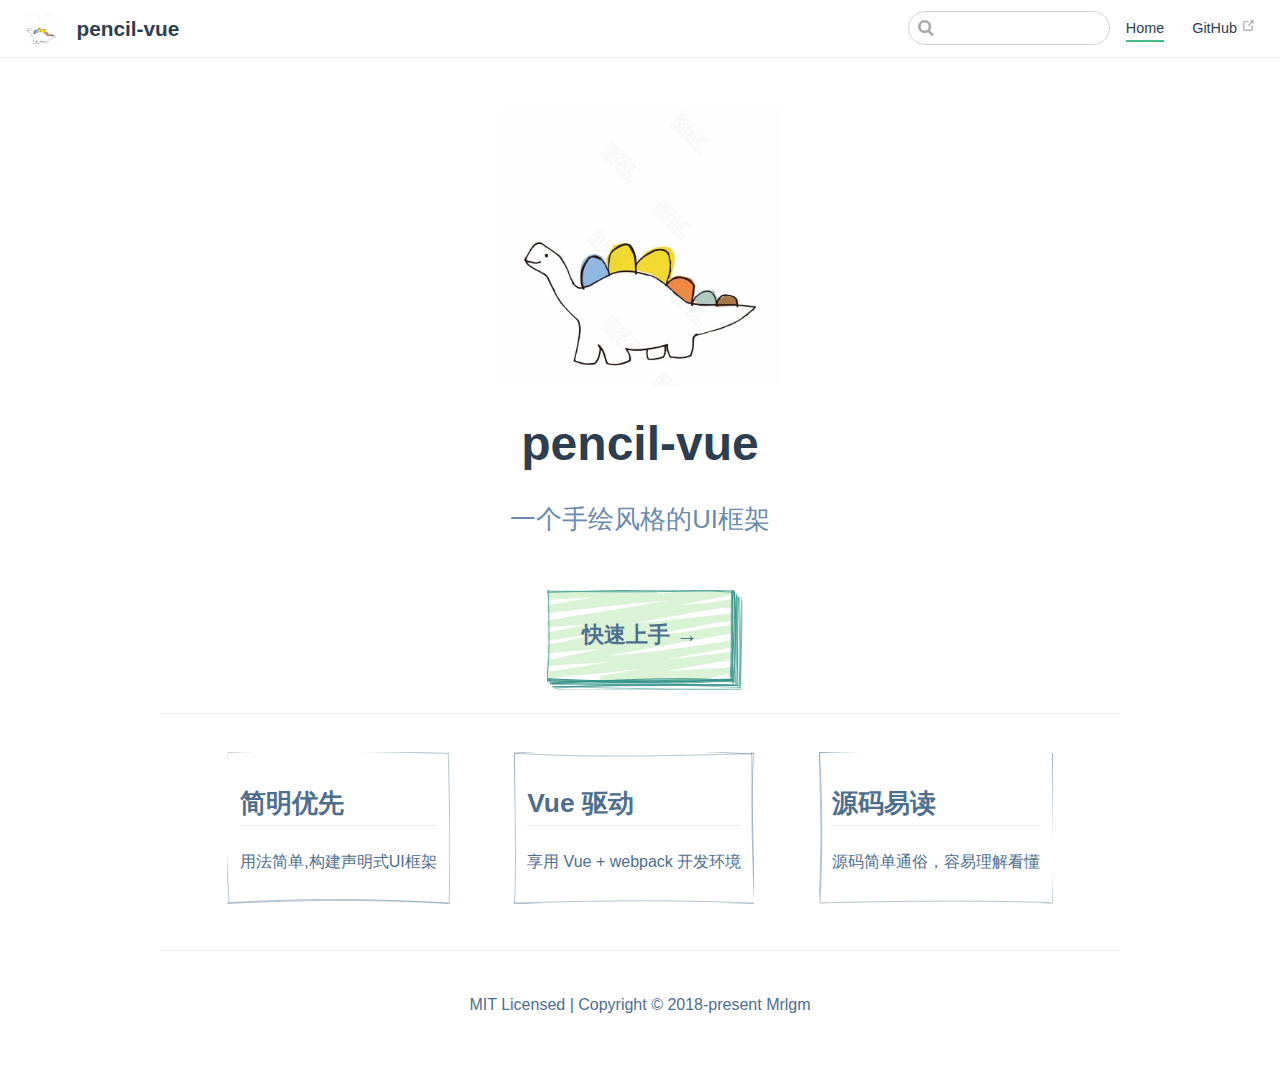
<file: index.html>
<!DOCTYPE html>
<html lang="en-US">
  <head>
    <meta charset="utf-8">
    <meta name="viewport" content="width=device-width,initial-scale=1">
    <title>pencil-vue</title>
    <meta name="description" content="一个手绘风格的UI框架">
    <link rel="icon" href="/logo.jpg">
    
    <link rel="preload" href="/assets/css/0.styles.13e8a7fd.css" as="style"><link rel="preload" href="/assets/js/app.d10b29b2.js" as="script"><link rel="preload" href="/assets/js/15.ebe66abb.js" as="script"><link rel="preload" href="/assets/js/9.4381732c.js" as="script"><link rel="prefetch" href="/assets/js/1.1c55d8ae.js"><link rel="prefetch" href="/assets/js/10.0c356105.js"><link rel="prefetch" href="/assets/js/11.caee48ac.js"><link rel="prefetch" href="/assets/js/12.fff5f9ea.js"><link rel="prefetch" href="/assets/js/13.37bfa4c2.js"><link rel="prefetch" href="/assets/js/14.6d4328aa.js"><link rel="prefetch" href="/assets/js/16.3d825633.js"><link rel="prefetch" href="/assets/js/17.e006e75c.js"><link rel="prefetch" href="/assets/js/18.6894a44b.js"><link rel="prefetch" href="/assets/js/19.2a6b8981.js"><link rel="prefetch" href="/assets/js/2.bde36383.js"><link rel="prefetch" href="/assets/js/20.3ca26555.js"><link rel="prefetch" href="/assets/js/21.fe6d643f.js"><link rel="prefetch" href="/assets/js/22.7fb7e5c5.js"><link rel="prefetch" href="/assets/js/23.ea9eb141.js"><link rel="prefetch" href="/assets/js/24.cbc389df.js"><link rel="prefetch" href="/assets/js/25.efa404b6.js"><link rel="prefetch" href="/assets/js/26.fdead8bf.js"><link rel="prefetch" href="/assets/js/3.483795a3.js"><link rel="prefetch" href="/assets/js/5.3c615e1a.js"><link rel="prefetch" href="/assets/js/6.8700eae9.js"><link rel="prefetch" href="/assets/js/7.f0e8dcd5.js"><link rel="prefetch" href="/assets/js/8.0311164f.js">
    <link rel="stylesheet" href="/assets/css/0.styles.13e8a7fd.css">
  </head>
  <body>
    <div id="app" data-server-rendered="true"><div class="theme-container no-sidebar"><header class="navbar"><div class="sidebar-button"><svg xmlns="http://www.w3.org/2000/svg" aria-hidden="true" role="img" viewBox="0 0 448 512" class="icon"><path fill="currentColor" d="M436 124H12c-6.627 0-12-5.373-12-12V80c0-6.627 5.373-12 12-12h424c6.627 0 12 5.373 12 12v32c0 6.627-5.373 12-12 12zm0 160H12c-6.627 0-12-5.373-12-12v-32c0-6.627 5.373-12 12-12h424c6.627 0 12 5.373 12 12v32c0 6.627-5.373 12-12 12zm0 160H12c-6.627 0-12-5.373-12-12v-32c0-6.627 5.373-12 12-12h424c6.627 0 12 5.373 12 12v32c0 6.627-5.373 12-12 12z"></path></svg></div> <a href="/" class="home-link router-link-exact-active router-link-active"><img src="/logo.jpg" alt="pencil-vue" class="logo"> <span class="site-name can-hide">pencil-vue</span></a> <div class="links" style="max-width:nullpx;"><div class="search-box"><input aria-label="Search" autocomplete="off" spellcheck="false" value=""> <!----></div> <nav class="nav-links can-hide"><div class="nav-item"><a href="/" class="nav-link router-link-exact-active router-link-active">Home</a></div> <a href="https://github.com/qq919006380/pencil-vue" target="_blank" rel="noopener noreferrer" class="repo-link">
    GitHub
    <svg xmlns="http://www.w3.org/2000/svg" aria-hidden="true" x="0px" y="0px" viewBox="0 0 100 100" width="15" height="15" class="icon outbound"><path fill="currentColor" d="M18.8,85.1h56l0,0c2.2,0,4-1.8,4-4v-32h-8v28h-48v-48h28v-8h-32l0,0c-2.2,0-4,1.8-4,4v56C14.8,83.3,16.6,85.1,18.8,85.1z"></path> <polygon fill="currentColor" points="45.7,48.7 51.3,54.3 77.2,28.5 77.2,37.2 85.2,37.2 85.2,14.9 62.8,14.9 62.8,22.9 71.5,22.9"></polygon></svg></a></nav></div></header> <div class="sidebar-mask"></div> <div class="sidebar"><nav class="nav-links"><div class="nav-item"><a href="/" class="nav-link router-link-exact-active router-link-active">Home</a></div> <a href="https://github.com/qq919006380/pencil-vue" target="_blank" rel="noopener noreferrer" class="repo-link">
    GitHub
    <svg xmlns="http://www.w3.org/2000/svg" aria-hidden="true" x="0px" y="0px" viewBox="0 0 100 100" width="15" height="15" class="icon outbound"><path fill="currentColor" d="M18.8,85.1h56l0,0c2.2,0,4-1.8,4-4v-32h-8v28h-48v-48h28v-8h-32l0,0c-2.2,0-4,1.8-4,4v56C14.8,83.3,16.6,85.1,18.8,85.1z"></path> <polygon fill="currentColor" points="45.7,48.7 51.3,54.3 77.2,28.5 77.2,37.2 85.2,37.2 85.2,14.9 62.8,14.9 62.8,22.9 71.5,22.9"></polygon></svg></a></nav>  <ul class="sidebar-links"><li><div class="sidebar-group first"><p class="sidebar-heading open"><span>入门</span> <!----></p> <ul class="sidebar-group-items"><li><a href="/install/" class="sidebar-link">Hello World</a></li></ul></div></li><li><div class="sidebar-group"><p class="sidebar-heading"><span>组件</span> <!----></p> <ul class="sidebar-group-items"><li><a href="/components/button.html" class="sidebar-link">button</a></li><li><a href="/components/input.html" class="sidebar-link">input</a></li><li><a href="/components/card.html" class="sidebar-link">card</a></li><li><a href="/components/checkbox.html" class="sidebar-link">checkbox</a></li><li><a href="/components/tabs.html" class="sidebar-link">tabs</a></li><li><a href="/components/popover.html" class="sidebar-link">popover</a></li><li><a href="/components/toast.html" class="sidebar-link">toast</a></li></ul></div></li><li><div class="sidebar-group collapsable"><p class="sidebar-heading"><span>例子</span> <span class="arrow right"></span></p> <!----></div></li></ul> </div> <div class="home"><div class="hero"><img src="/logo.jpg" alt="hero"> <h1>pencil-vue</h1> <p class="description">
      一个手绘风格的UI框架
    </p> <!----></div> <!----> <div class="content custom"><p><div class="container" data-v-0452f60a><div id="btn" class="host btn" data-v-bae96b7c data-v-0452f60a><h3 data-v-bae96b7c data-v-0452f60a>快速上手 →</h3> <div class="overlay" data-v-bae96b7c><svg id="svg" data-v-bae96b7c></svg></div></div> <hr data-v-0452f60a> <div class="host card c1" data-v-566aff80 data-v-0452f60a><div data-v-566aff80><h2 data-v-566aff80 data-v-0452f60a>简明优先</h2> <p data-v-566aff80 data-v-0452f60a>用法简单,构建声明式UI框架</p></div> <div class="overlay" data-v-566aff80><svg id="svg" data-v-566aff80></svg></div></div> <div class="host card c2" data-v-566aff80 data-v-0452f60a><div data-v-566aff80><h2 data-v-566aff80 data-v-0452f60a>Vue 驱动</h2> <p data-v-566aff80 data-v-0452f60a>享用 Vue + webpack 开发环境</p></div> <div class="overlay" data-v-566aff80><svg id="svg" data-v-566aff80></svg></div></div> <div class="host card" data-v-566aff80 data-v-0452f60a><div data-v-566aff80><h2 data-v-566aff80 data-v-0452f60a>源码易读</h2> <p data-v-566aff80 data-v-0452f60a>源码简单通俗，容易理解看懂</p></div> <div class="overlay" data-v-566aff80><svg id="svg" data-v-566aff80></svg></div></div> <div class="footer" data-v-0452f60a>MIT Licensed | Copyright © 2018-present Mrlgm</div></div></p></div> <!----></div> <!----></div></div>
    <script src="/assets/js/app.d10b29b2.js" defer></script><script src="/assets/js/15.ebe66abb.js" defer></script><script src="/assets/js/9.4381732c.js" defer></script>
  </body>
</html>
</file>
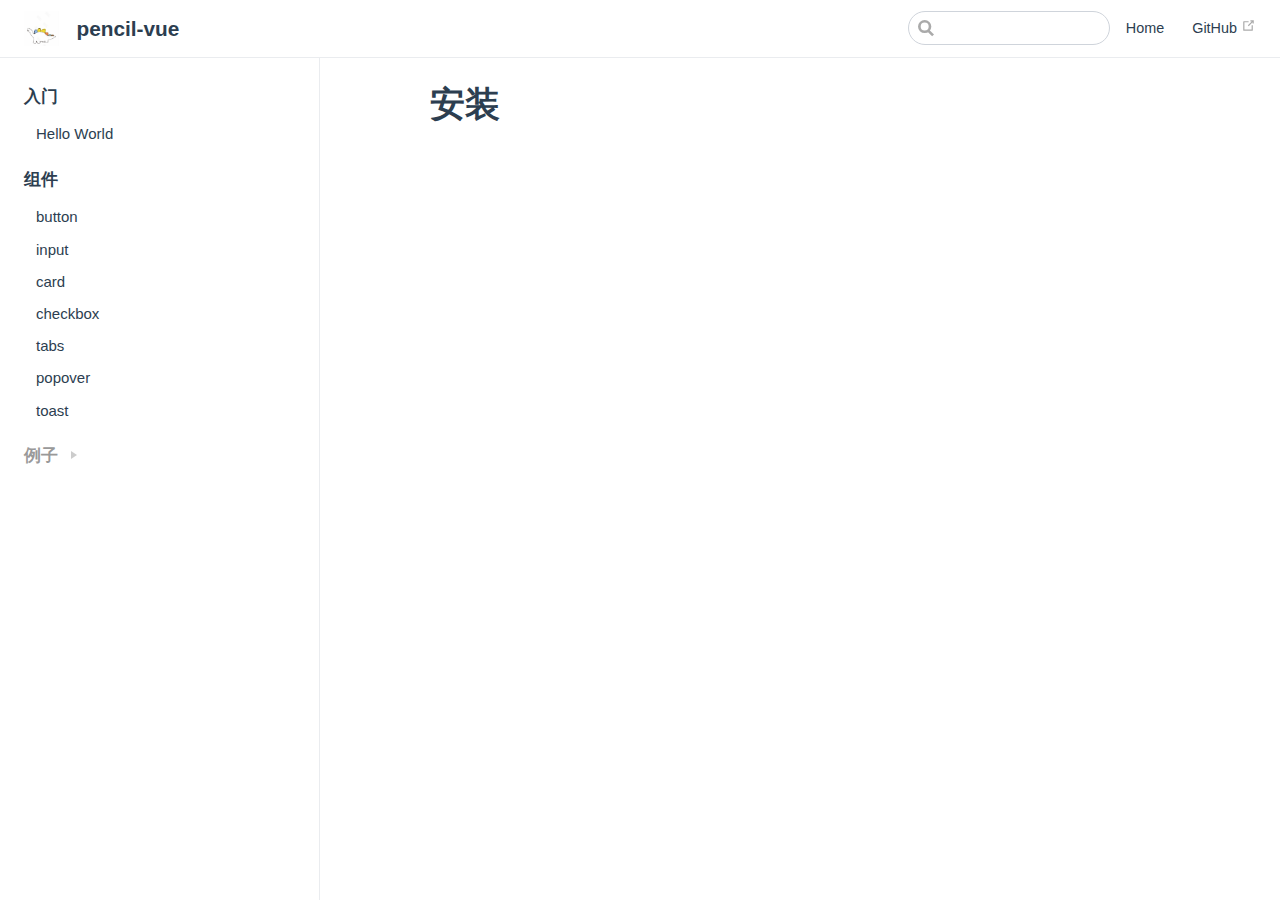
<file: components/index.html>
<!DOCTYPE html>
<html lang="en-US">
  <head>
    <meta charset="utf-8">
    <meta name="viewport" content="width=device-width,initial-scale=1">
    <title>安装 | pencil-vue</title>
    <meta name="description" content="一个手绘风格的UI框架">
    <link rel="icon" href="/logo.jpg">
    
    <link rel="preload" href="/assets/css/0.styles.13e8a7fd.css" as="style"><link rel="preload" href="/assets/js/app.d10b29b2.js" as="script"><link rel="preload" href="/assets/js/16.3d825633.js" as="script"><link rel="prefetch" href="/assets/js/1.1c55d8ae.js"><link rel="prefetch" href="/assets/js/10.0c356105.js"><link rel="prefetch" href="/assets/js/11.caee48ac.js"><link rel="prefetch" href="/assets/js/12.fff5f9ea.js"><link rel="prefetch" href="/assets/js/13.37bfa4c2.js"><link rel="prefetch" href="/assets/js/14.6d4328aa.js"><link rel="prefetch" href="/assets/js/15.ebe66abb.js"><link rel="prefetch" href="/assets/js/17.e006e75c.js"><link rel="prefetch" href="/assets/js/18.6894a44b.js"><link rel="prefetch" href="/assets/js/19.2a6b8981.js"><link rel="prefetch" href="/assets/js/2.bde36383.js"><link rel="prefetch" href="/assets/js/20.3ca26555.js"><link rel="prefetch" href="/assets/js/21.fe6d643f.js"><link rel="prefetch" href="/assets/js/22.7fb7e5c5.js"><link rel="prefetch" href="/assets/js/23.ea9eb141.js"><link rel="prefetch" href="/assets/js/24.cbc389df.js"><link rel="prefetch" href="/assets/js/25.efa404b6.js"><link rel="prefetch" href="/assets/js/26.fdead8bf.js"><link rel="prefetch" href="/assets/js/3.483795a3.js"><link rel="prefetch" href="/assets/js/5.3c615e1a.js"><link rel="prefetch" href="/assets/js/6.8700eae9.js"><link rel="prefetch" href="/assets/js/7.f0e8dcd5.js"><link rel="prefetch" href="/assets/js/8.0311164f.js"><link rel="prefetch" href="/assets/js/9.4381732c.js">
    <link rel="stylesheet" href="/assets/css/0.styles.13e8a7fd.css">
  </head>
  <body>
    <div id="app" data-server-rendered="true"><div class="theme-container"><header class="navbar"><div class="sidebar-button"><svg xmlns="http://www.w3.org/2000/svg" aria-hidden="true" role="img" viewBox="0 0 448 512" class="icon"><path fill="currentColor" d="M436 124H12c-6.627 0-12-5.373-12-12V80c0-6.627 5.373-12 12-12h424c6.627 0 12 5.373 12 12v32c0 6.627-5.373 12-12 12zm0 160H12c-6.627 0-12-5.373-12-12v-32c0-6.627 5.373-12 12-12h424c6.627 0 12 5.373 12 12v32c0 6.627-5.373 12-12 12zm0 160H12c-6.627 0-12-5.373-12-12v-32c0-6.627 5.373-12 12-12h424c6.627 0 12 5.373 12 12v32c0 6.627-5.373 12-12 12z"></path></svg></div> <a href="/" class="home-link router-link-active"><img src="/logo.jpg" alt="pencil-vue" class="logo"> <span class="site-name can-hide">pencil-vue</span></a> <div class="links" style="max-width:nullpx;"><div class="search-box"><input aria-label="Search" autocomplete="off" spellcheck="false" value=""> <!----></div> <nav class="nav-links can-hide"><div class="nav-item"><a href="/" class="nav-link">Home</a></div> <a href="https://github.com/qq919006380/pencil-vue" target="_blank" rel="noopener noreferrer" class="repo-link">
    GitHub
    <svg xmlns="http://www.w3.org/2000/svg" aria-hidden="true" x="0px" y="0px" viewBox="0 0 100 100" width="15" height="15" class="icon outbound"><path fill="currentColor" d="M18.8,85.1h56l0,0c2.2,0,4-1.8,4-4v-32h-8v28h-48v-48h28v-8h-32l0,0c-2.2,0-4,1.8-4,4v56C14.8,83.3,16.6,85.1,18.8,85.1z"></path> <polygon fill="currentColor" points="45.7,48.7 51.3,54.3 77.2,28.5 77.2,37.2 85.2,37.2 85.2,14.9 62.8,14.9 62.8,22.9 71.5,22.9"></polygon></svg></a></nav></div></header> <div class="sidebar-mask"></div> <div class="sidebar"><nav class="nav-links"><div class="nav-item"><a href="/" class="nav-link">Home</a></div> <a href="https://github.com/qq919006380/pencil-vue" target="_blank" rel="noopener noreferrer" class="repo-link">
    GitHub
    <svg xmlns="http://www.w3.org/2000/svg" aria-hidden="true" x="0px" y="0px" viewBox="0 0 100 100" width="15" height="15" class="icon outbound"><path fill="currentColor" d="M18.8,85.1h56l0,0c2.2,0,4-1.8,4-4v-32h-8v28h-48v-48h28v-8h-32l0,0c-2.2,0-4,1.8-4,4v56C14.8,83.3,16.6,85.1,18.8,85.1z"></path> <polygon fill="currentColor" points="45.7,48.7 51.3,54.3 77.2,28.5 77.2,37.2 85.2,37.2 85.2,14.9 62.8,14.9 62.8,22.9 71.5,22.9"></polygon></svg></a></nav>  <ul class="sidebar-links"><li><div class="sidebar-group first"><p class="sidebar-heading open"><span>入门</span> <!----></p> <ul class="sidebar-group-items"><li><a href="/install/" class="sidebar-link">Hello World</a></li></ul></div></li><li><div class="sidebar-group"><p class="sidebar-heading"><span>组件</span> <!----></p> <ul class="sidebar-group-items"><li><a href="/components/button.html" class="sidebar-link">button</a></li><li><a href="/components/input.html" class="sidebar-link">input</a></li><li><a href="/components/card.html" class="sidebar-link">card</a></li><li><a href="/components/checkbox.html" class="sidebar-link">checkbox</a></li><li><a href="/components/tabs.html" class="sidebar-link">tabs</a></li><li><a href="/components/popover.html" class="sidebar-link">popover</a></li><li><a href="/components/toast.html" class="sidebar-link">toast</a></li></ul></div></li><li><div class="sidebar-group collapsable"><p class="sidebar-heading"><span>例子</span> <span class="arrow right"></span></p> <!----></div></li></ul> </div> <div class="page"> <div class="content"><h1 id="安装"><a href="#安装" aria-hidden="true" class="header-anchor">#</a> 安装</h1></div> <div class="page-edit"><!----> <!----></div> <!----> </div> <!----></div></div>
    <script src="/assets/js/app.d10b29b2.js" defer></script><script src="/assets/js/16.3d825633.js" defer></script>
  </body>
</html>
</file>
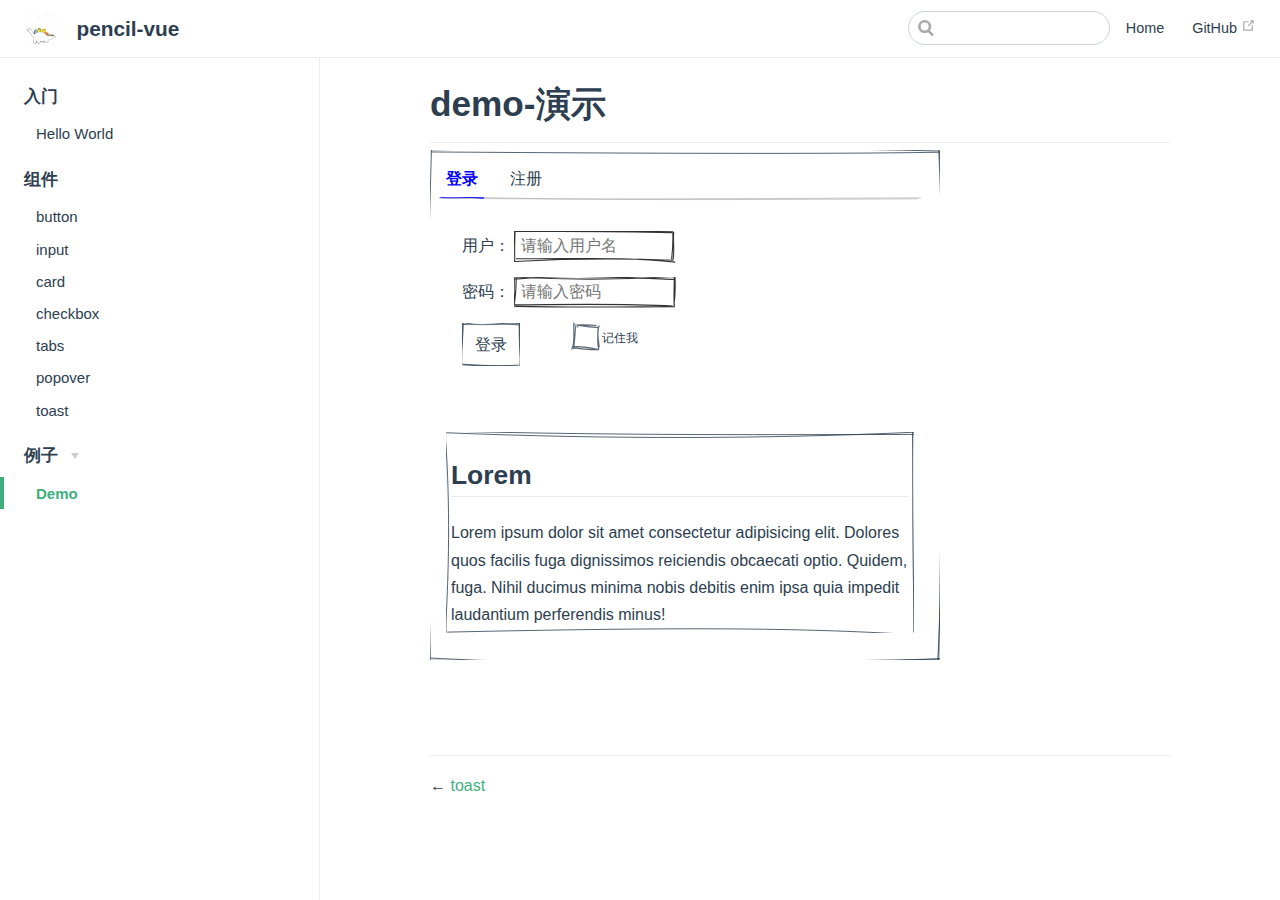
<file: demo/index.html>
<!DOCTYPE html>
<html lang="en-US">
  <head>
    <meta charset="utf-8">
    <meta name="viewport" content="width=device-width,initial-scale=1">
    <title>demo-演示 | pencil-vue</title>
    <meta name="description" content="一个手绘风格的UI框架">
    <link rel="icon" href="/logo.jpg">
    
    <link rel="preload" href="/assets/css/0.styles.13e8a7fd.css" as="style"><link rel="preload" href="/assets/js/app.d10b29b2.js" as="script"><link rel="preload" href="/assets/js/24.cbc389df.js" as="script"><link rel="preload" href="/assets/js/5.3c615e1a.js" as="script"><link rel="preload" href="/assets/js/3.483795a3.js" as="script"><link rel="prefetch" href="/assets/js/1.1c55d8ae.js"><link rel="prefetch" href="/assets/js/10.0c356105.js"><link rel="prefetch" href="/assets/js/11.caee48ac.js"><link rel="prefetch" href="/assets/js/12.fff5f9ea.js"><link rel="prefetch" href="/assets/js/13.37bfa4c2.js"><link rel="prefetch" href="/assets/js/14.6d4328aa.js"><link rel="prefetch" href="/assets/js/15.ebe66abb.js"><link rel="prefetch" href="/assets/js/16.3d825633.js"><link rel="prefetch" href="/assets/js/17.e006e75c.js"><link rel="prefetch" href="/assets/js/18.6894a44b.js"><link rel="prefetch" href="/assets/js/19.2a6b8981.js"><link rel="prefetch" href="/assets/js/2.bde36383.js"><link rel="prefetch" href="/assets/js/20.3ca26555.js"><link rel="prefetch" href="/assets/js/21.fe6d643f.js"><link rel="prefetch" href="/assets/js/22.7fb7e5c5.js"><link rel="prefetch" href="/assets/js/23.ea9eb141.js"><link rel="prefetch" href="/assets/js/25.efa404b6.js"><link rel="prefetch" href="/assets/js/26.fdead8bf.js"><link rel="prefetch" href="/assets/js/6.8700eae9.js"><link rel="prefetch" href="/assets/js/7.f0e8dcd5.js"><link rel="prefetch" href="/assets/js/8.0311164f.js"><link rel="prefetch" href="/assets/js/9.4381732c.js">
    <link rel="stylesheet" href="/assets/css/0.styles.13e8a7fd.css">
  </head>
  <body>
    <div id="app" data-server-rendered="true"><div class="theme-container"><header class="navbar"><div class="sidebar-button"><svg xmlns="http://www.w3.org/2000/svg" aria-hidden="true" role="img" viewBox="0 0 448 512" class="icon"><path fill="currentColor" d="M436 124H12c-6.627 0-12-5.373-12-12V80c0-6.627 5.373-12 12-12h424c6.627 0 12 5.373 12 12v32c0 6.627-5.373 12-12 12zm0 160H12c-6.627 0-12-5.373-12-12v-32c0-6.627 5.373-12 12-12h424c6.627 0 12 5.373 12 12v32c0 6.627-5.373 12-12 12zm0 160H12c-6.627 0-12-5.373-12-12v-32c0-6.627 5.373-12 12-12h424c6.627 0 12 5.373 12 12v32c0 6.627-5.373 12-12 12z"></path></svg></div> <a href="/" class="home-link router-link-active"><img src="/logo.jpg" alt="pencil-vue" class="logo"> <span class="site-name can-hide">pencil-vue</span></a> <div class="links" style="max-width:nullpx;"><div class="search-box"><input aria-label="Search" autocomplete="off" spellcheck="false" value=""> <!----></div> <nav class="nav-links can-hide"><div class="nav-item"><a href="/" class="nav-link">Home</a></div> <a href="https://github.com/qq919006380/pencil-vue" target="_blank" rel="noopener noreferrer" class="repo-link">
    GitHub
    <svg xmlns="http://www.w3.org/2000/svg" aria-hidden="true" x="0px" y="0px" viewBox="0 0 100 100" width="15" height="15" class="icon outbound"><path fill="currentColor" d="M18.8,85.1h56l0,0c2.2,0,4-1.8,4-4v-32h-8v28h-48v-48h28v-8h-32l0,0c-2.2,0-4,1.8-4,4v56C14.8,83.3,16.6,85.1,18.8,85.1z"></path> <polygon fill="currentColor" points="45.7,48.7 51.3,54.3 77.2,28.5 77.2,37.2 85.2,37.2 85.2,14.9 62.8,14.9 62.8,22.9 71.5,22.9"></polygon></svg></a></nav></div></header> <div class="sidebar-mask"></div> <div class="sidebar"><nav class="nav-links"><div class="nav-item"><a href="/" class="nav-link">Home</a></div> <a href="https://github.com/qq919006380/pencil-vue" target="_blank" rel="noopener noreferrer" class="repo-link">
    GitHub
    <svg xmlns="http://www.w3.org/2000/svg" aria-hidden="true" x="0px" y="0px" viewBox="0 0 100 100" width="15" height="15" class="icon outbound"><path fill="currentColor" d="M18.8,85.1h56l0,0c2.2,0,4-1.8,4-4v-32h-8v28h-48v-48h28v-8h-32l0,0c-2.2,0-4,1.8-4,4v56C14.8,83.3,16.6,85.1,18.8,85.1z"></path> <polygon fill="currentColor" points="45.7,48.7 51.3,54.3 77.2,28.5 77.2,37.2 85.2,37.2 85.2,14.9 62.8,14.9 62.8,22.9 71.5,22.9"></polygon></svg></a></nav>  <ul class="sidebar-links"><li><div class="sidebar-group first"><p class="sidebar-heading"><span>入门</span> <!----></p> <ul class="sidebar-group-items"><li><a href="/install/" class="sidebar-link">Hello World</a></li></ul></div></li><li><div class="sidebar-group"><p class="sidebar-heading"><span>组件</span> <!----></p> <ul class="sidebar-group-items"><li><a href="/components/button.html" class="sidebar-link">button</a></li><li><a href="/components/input.html" class="sidebar-link">input</a></li><li><a href="/components/card.html" class="sidebar-link">card</a></li><li><a href="/components/checkbox.html" class="sidebar-link">checkbox</a></li><li><a href="/components/tabs.html" class="sidebar-link">tabs</a></li><li><a href="/components/popover.html" class="sidebar-link">popover</a></li><li><a href="/components/toast.html" class="sidebar-link">toast</a></li></ul></div></li><li><div class="sidebar-group collapsable"><p class="sidebar-heading open"><span>例子</span> <span class="arrow down"></span></p> <ul class="sidebar-group-items"><li><a href="/demo/" class="active sidebar-link">Demo</a></li></ul></div></li></ul> </div> <div class="page"> <div class="content"><h1 id="demo-演示"><a href="#demo-演示" aria-hidden="true" class="header-anchor">#</a> demo-演示</h1> <hr> <p><div data-v-2f99dbb5><div class="container" data-v-2f99dbb5><div class="tabs" data-v-2f99dbb5><div class="tabs-head" data-v-2a055970 data-v-2f99dbb5><div data-name="login" class="tabs-item" data-v-d11dfa5a data-v-2f99dbb5>登录</div> <div data-name="registered" class="tabs-item" data-v-d11dfa5a data-v-2f99dbb5>注册</div> <div class="line" style="width:100%;" data-v-705e1831 data-v-2a055970><div class="overlay" data-v-705e1831><svg id="svg" data-v-705e1831>asd</svg></div></div> <div class="line" data-v-2a055970><div class="line" data-v-705e1831 data-v-2a055970><div class="overlay" data-v-705e1831><svg id="svg" data-v-705e1831>asd</svg></div></div></div> <div class="actions-wrapper" data-v-2a055970></div></div> <div class="tabs-body" data-v-2f99dbb5><!----> <!----></div></div></div> <div class="host container2" data-v-566aff80 data-v-2f99dbb5><div data-v-566aff80></div> <div class="overlay" data-v-566aff80><svg id="svg" data-v-566aff80></svg></div></div></div></p></div> <div class="page-edit"><!----> <!----></div> <div class="page-nav"><p class="inner"><span class="prev">
        ←
        <a href="/components/toast.html" class="prev">
          toast
        </a></span> <!----></p></div> </div> <!----></div></div>
    <script src="/assets/js/app.d10b29b2.js" defer></script><script src="/assets/js/24.cbc389df.js" defer></script><script src="/assets/js/5.3c615e1a.js" defer></script><script src="/assets/js/3.483795a3.js" defer></script>
  </body>
</html>
</file>
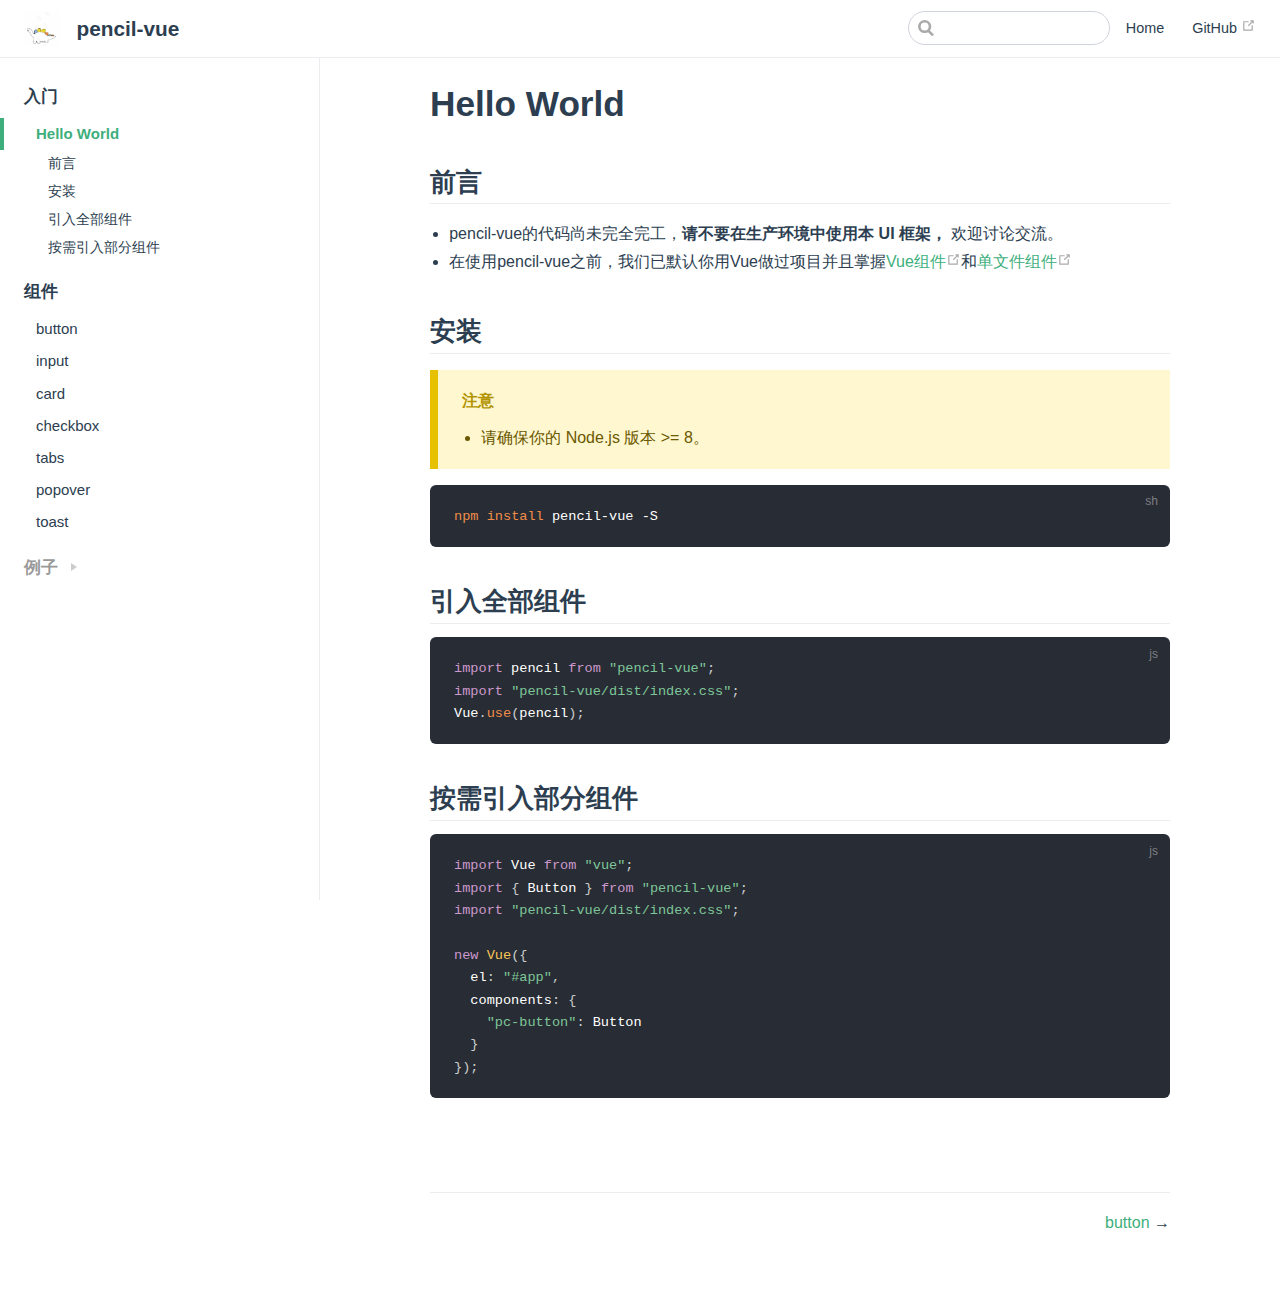
<file: install/index.html>
<!DOCTYPE html>
<html lang="en-US">
  <head>
    <meta charset="utf-8">
    <meta name="viewport" content="width=device-width,initial-scale=1">
    <title>Hello World | pencil-vue</title>
    <meta name="description" content="一个手绘风格的UI框架">
    <link rel="icon" href="/logo.jpg">
    
    <link rel="preload" href="/assets/css/0.styles.13e8a7fd.css" as="style"><link rel="preload" href="/assets/js/app.d10b29b2.js" as="script"><link rel="preload" href="/assets/js/25.efa404b6.js" as="script"><link rel="prefetch" href="/assets/js/1.1c55d8ae.js"><link rel="prefetch" href="/assets/js/10.0c356105.js"><link rel="prefetch" href="/assets/js/11.caee48ac.js"><link rel="prefetch" href="/assets/js/12.fff5f9ea.js"><link rel="prefetch" href="/assets/js/13.37bfa4c2.js"><link rel="prefetch" href="/assets/js/14.6d4328aa.js"><link rel="prefetch" href="/assets/js/15.ebe66abb.js"><link rel="prefetch" href="/assets/js/16.3d825633.js"><link rel="prefetch" href="/assets/js/17.e006e75c.js"><link rel="prefetch" href="/assets/js/18.6894a44b.js"><link rel="prefetch" href="/assets/js/19.2a6b8981.js"><link rel="prefetch" href="/assets/js/2.bde36383.js"><link rel="prefetch" href="/assets/js/20.3ca26555.js"><link rel="prefetch" href="/assets/js/21.fe6d643f.js"><link rel="prefetch" href="/assets/js/22.7fb7e5c5.js"><link rel="prefetch" href="/assets/js/23.ea9eb141.js"><link rel="prefetch" href="/assets/js/24.cbc389df.js"><link rel="prefetch" href="/assets/js/26.fdead8bf.js"><link rel="prefetch" href="/assets/js/3.483795a3.js"><link rel="prefetch" href="/assets/js/5.3c615e1a.js"><link rel="prefetch" href="/assets/js/6.8700eae9.js"><link rel="prefetch" href="/assets/js/7.f0e8dcd5.js"><link rel="prefetch" href="/assets/js/8.0311164f.js"><link rel="prefetch" href="/assets/js/9.4381732c.js">
    <link rel="stylesheet" href="/assets/css/0.styles.13e8a7fd.css">
  </head>
  <body>
    <div id="app" data-server-rendered="true"><div class="theme-container"><header class="navbar"><div class="sidebar-button"><svg xmlns="http://www.w3.org/2000/svg" aria-hidden="true" role="img" viewBox="0 0 448 512" class="icon"><path fill="currentColor" d="M436 124H12c-6.627 0-12-5.373-12-12V80c0-6.627 5.373-12 12-12h424c6.627 0 12 5.373 12 12v32c0 6.627-5.373 12-12 12zm0 160H12c-6.627 0-12-5.373-12-12v-32c0-6.627 5.373-12 12-12h424c6.627 0 12 5.373 12 12v32c0 6.627-5.373 12-12 12zm0 160H12c-6.627 0-12-5.373-12-12v-32c0-6.627 5.373-12 12-12h424c6.627 0 12 5.373 12 12v32c0 6.627-5.373 12-12 12z"></path></svg></div> <a href="/" class="home-link router-link-active"><img src="/logo.jpg" alt="pencil-vue" class="logo"> <span class="site-name can-hide">pencil-vue</span></a> <div class="links" style="max-width:nullpx;"><div class="search-box"><input aria-label="Search" autocomplete="off" spellcheck="false" value=""> <!----></div> <nav class="nav-links can-hide"><div class="nav-item"><a href="/" class="nav-link">Home</a></div> <a href="https://github.com/qq919006380/pencil-vue" target="_blank" rel="noopener noreferrer" class="repo-link">
    GitHub
    <svg xmlns="http://www.w3.org/2000/svg" aria-hidden="true" x="0px" y="0px" viewBox="0 0 100 100" width="15" height="15" class="icon outbound"><path fill="currentColor" d="M18.8,85.1h56l0,0c2.2,0,4-1.8,4-4v-32h-8v28h-48v-48h28v-8h-32l0,0c-2.2,0-4,1.8-4,4v56C14.8,83.3,16.6,85.1,18.8,85.1z"></path> <polygon fill="currentColor" points="45.7,48.7 51.3,54.3 77.2,28.5 77.2,37.2 85.2,37.2 85.2,14.9 62.8,14.9 62.8,22.9 71.5,22.9"></polygon></svg></a></nav></div></header> <div class="sidebar-mask"></div> <div class="sidebar"><nav class="nav-links"><div class="nav-item"><a href="/" class="nav-link">Home</a></div> <a href="https://github.com/qq919006380/pencil-vue" target="_blank" rel="noopener noreferrer" class="repo-link">
    GitHub
    <svg xmlns="http://www.w3.org/2000/svg" aria-hidden="true" x="0px" y="0px" viewBox="0 0 100 100" width="15" height="15" class="icon outbound"><path fill="currentColor" d="M18.8,85.1h56l0,0c2.2,0,4-1.8,4-4v-32h-8v28h-48v-48h28v-8h-32l0,0c-2.2,0-4,1.8-4,4v56C14.8,83.3,16.6,85.1,18.8,85.1z"></path> <polygon fill="currentColor" points="45.7,48.7 51.3,54.3 77.2,28.5 77.2,37.2 85.2,37.2 85.2,14.9 62.8,14.9 62.8,22.9 71.5,22.9"></polygon></svg></a></nav>  <ul class="sidebar-links"><li><div class="sidebar-group first"><p class="sidebar-heading open"><span>入门</span> <!----></p> <ul class="sidebar-group-items"><li><a href="/install/" class="active sidebar-link">Hello World</a><ul class="sidebar-sub-headers"><li class="sidebar-sub-header"><a href="/install/#前言" class="sidebar-link">前言</a></li><li class="sidebar-sub-header"><a href="/install/#安装" class="sidebar-link">安装</a></li><li class="sidebar-sub-header"><a href="/install/#引入全部组件" class="sidebar-link">引入全部组件</a></li><li class="sidebar-sub-header"><a href="/install/#按需引入部分组件" class="sidebar-link">按需引入部分组件</a></li></ul></li></ul></div></li><li><div class="sidebar-group"><p class="sidebar-heading"><span>组件</span> <!----></p> <ul class="sidebar-group-items"><li><a href="/components/button.html" class="sidebar-link">button</a></li><li><a href="/components/input.html" class="sidebar-link">input</a></li><li><a href="/components/card.html" class="sidebar-link">card</a></li><li><a href="/components/checkbox.html" class="sidebar-link">checkbox</a></li><li><a href="/components/tabs.html" class="sidebar-link">tabs</a></li><li><a href="/components/popover.html" class="sidebar-link">popover</a></li><li><a href="/components/toast.html" class="sidebar-link">toast</a></li></ul></div></li><li><div class="sidebar-group collapsable"><p class="sidebar-heading"><span>例子</span> <span class="arrow right"></span></p> <!----></div></li></ul> </div> <div class="page"> <div class="content"><h1 id="hello-world"><a href="#hello-world" aria-hidden="true" class="header-anchor">#</a> Hello World</h1> <h2 id="前言"><a href="#前言" aria-hidden="true" class="header-anchor">#</a> 前言</h2> <ul><li>pencil-vue的代码尚未完全完工，<strong>请不要在生产环境中使用本 UI 框架，</strong> 欢迎讨论交流。</li> <li>在使用pencil-vue之前，我们已默认你用Vue做过项目并且掌握<a href="https://cn.vuejs.org/v2/guide/components.html" target="_blank" rel="noopener noreferrer">Vue组件<svg xmlns="http://www.w3.org/2000/svg" aria-hidden="true" x="0px" y="0px" viewBox="0 0 100 100" width="15" height="15" class="icon outbound"><path fill="currentColor" d="M18.8,85.1h56l0,0c2.2,0,4-1.8,4-4v-32h-8v28h-48v-48h28v-8h-32l0,0c-2.2,0-4,1.8-4,4v56C14.8,83.3,16.6,85.1,18.8,85.1z"></path> <polygon fill="currentColor" points="45.7,48.7 51.3,54.3 77.2,28.5 77.2,37.2 85.2,37.2 85.2,14.9 62.8,14.9 62.8,22.9 71.5,22.9"></polygon></svg></a>和<a href="https://cn.vuejs.org/v2/guide/single-file-components.html" target="_blank" rel="noopener noreferrer">单文件组件<svg xmlns="http://www.w3.org/2000/svg" aria-hidden="true" x="0px" y="0px" viewBox="0 0 100 100" width="15" height="15" class="icon outbound"><path fill="currentColor" d="M18.8,85.1h56l0,0c2.2,0,4-1.8,4-4v-32h-8v28h-48v-48h28v-8h-32l0,0c-2.2,0-4,1.8-4,4v56C14.8,83.3,16.6,85.1,18.8,85.1z"></path> <polygon fill="currentColor" points="45.7,48.7 51.3,54.3 77.2,28.5 77.2,37.2 85.2,37.2 85.2,14.9 62.8,14.9 62.8,22.9 71.5,22.9"></polygon></svg></a></li></ul> <h2 id="安装"><a href="#安装" aria-hidden="true" class="header-anchor">#</a> 安装</h2> <div class="warning custom-block"><p class="custom-block-title">注意</p> <ul><li>请确保你的 Node.js 版本 &gt;= 8。</li></ul></div> <div class="language-bash extra-class"><pre class="language-bash"><code><span class="token function">npm</span> <span class="token function">install</span> pencil-vue -S
</code></pre></div><h2 id="引入全部组件"><a href="#引入全部组件" aria-hidden="true" class="header-anchor">#</a> 引入全部组件</h2> <div class="language-javascript extra-class"><pre class="language-javascript"><code><span class="token keyword">import</span> pencil <span class="token keyword">from</span> <span class="token string">&quot;pencil-vue&quot;</span><span class="token punctuation">;</span>
<span class="token keyword">import</span> <span class="token string">&quot;pencil-vue/dist/index.css&quot;</span><span class="token punctuation">;</span>
Vue<span class="token punctuation">.</span><span class="token function">use</span><span class="token punctuation">(</span>pencil<span class="token punctuation">)</span><span class="token punctuation">;</span>
</code></pre></div><h2 id="按需引入部分组件"><a href="#按需引入部分组件" aria-hidden="true" class="header-anchor">#</a> 按需引入部分组件</h2> <div class="language-javascript extra-class"><pre class="language-javascript"><code><span class="token keyword">import</span> Vue <span class="token keyword">from</span> <span class="token string">&quot;vue&quot;</span><span class="token punctuation">;</span>
<span class="token keyword">import</span> <span class="token punctuation">{</span> Button <span class="token punctuation">}</span> <span class="token keyword">from</span> <span class="token string">&quot;pencil-vue&quot;</span><span class="token punctuation">;</span>
<span class="token keyword">import</span> <span class="token string">&quot;pencil-vue/dist/index.css&quot;</span><span class="token punctuation">;</span>

<span class="token keyword">new</span> <span class="token class-name">Vue</span><span class="token punctuation">(</span><span class="token punctuation">{</span>
  el<span class="token punctuation">:</span> <span class="token string">&quot;#app&quot;</span><span class="token punctuation">,</span>
  components<span class="token punctuation">:</span> <span class="token punctuation">{</span>
    <span class="token string">&quot;pc-button&quot;</span><span class="token punctuation">:</span> Button
  <span class="token punctuation">}</span>
<span class="token punctuation">}</span><span class="token punctuation">)</span><span class="token punctuation">;</span>
</code></pre></div></div> <div class="page-edit"><!----> <!----></div> <div class="page-nav"><p class="inner"><!----> <span class="next"><a href="/components/button.html">
          button
        </a>
        →
      </span></p></div> </div> <!----></div></div>
    <script src="/assets/js/app.d10b29b2.js" defer></script><script src="/assets/js/25.efa404b6.js" defer></script>
  </body>
</html>
</file>
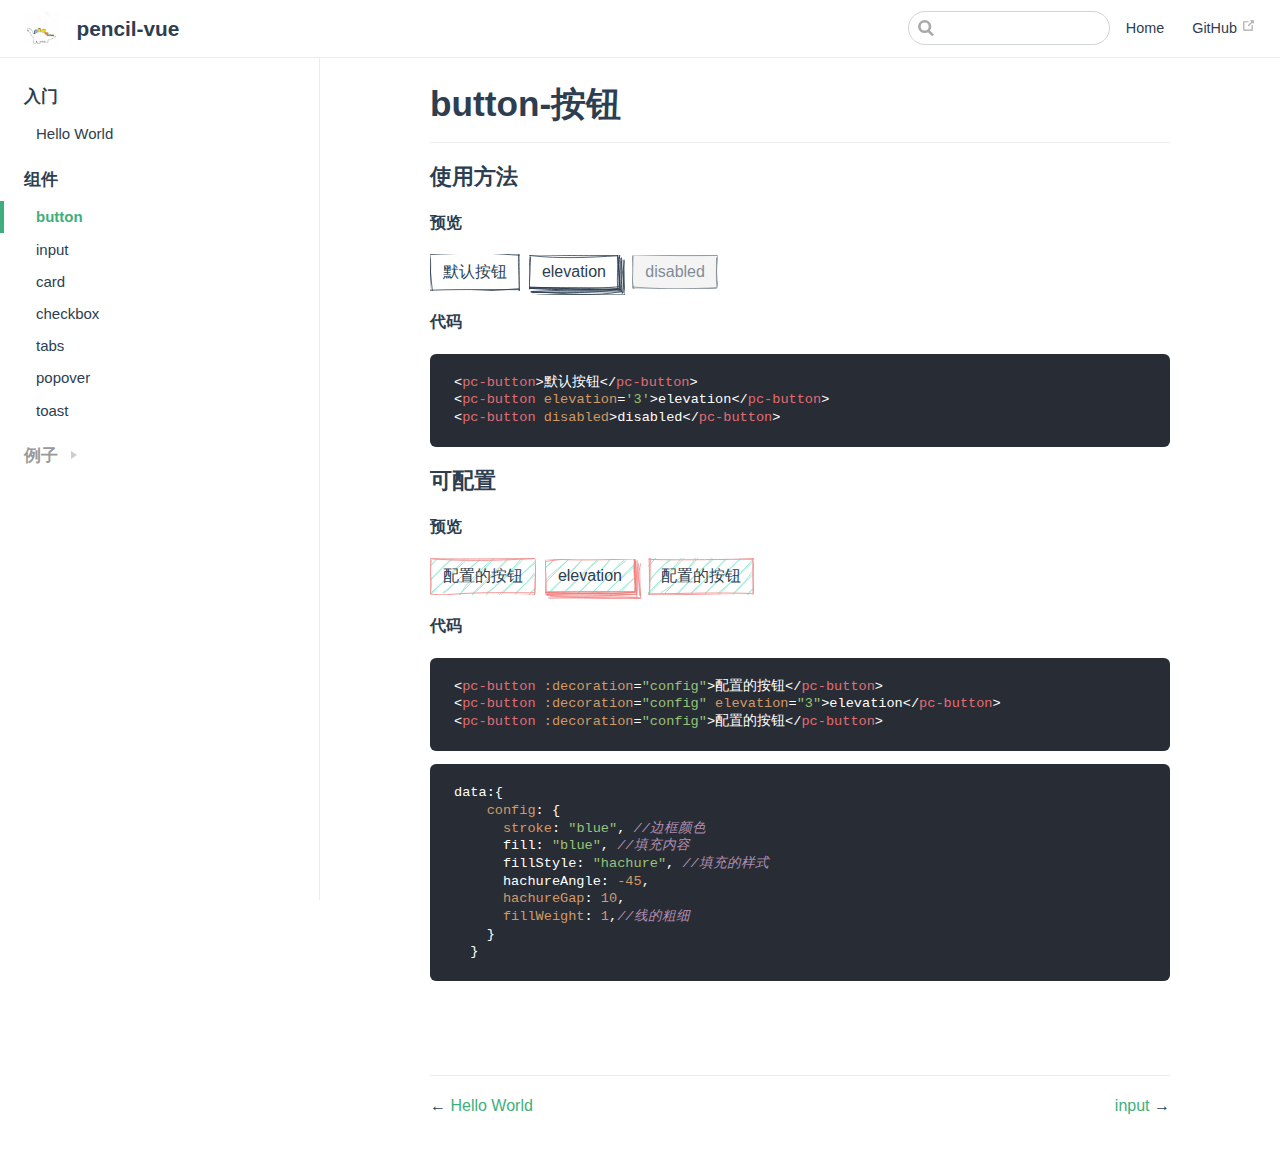
<file: components/button.html>
<!DOCTYPE html>
<html lang="en-US">
  <head>
    <meta charset="utf-8">
    <meta name="viewport" content="width=device-width,initial-scale=1">
    <title>button-按钮 | pencil-vue</title>
    <meta name="description" content="一个手绘风格的UI框架">
    <link rel="icon" href="/logo.jpg">
    
    <link rel="preload" href="/assets/css/0.styles.13e8a7fd.css" as="style"><link rel="preload" href="/assets/js/app.d10b29b2.js" as="script"><link rel="preload" href="/assets/js/17.e006e75c.js" as="script"><link rel="preload" href="/assets/js/10.0c356105.js" as="script"><link rel="prefetch" href="/assets/js/1.1c55d8ae.js"><link rel="prefetch" href="/assets/js/11.caee48ac.js"><link rel="prefetch" href="/assets/js/12.fff5f9ea.js"><link rel="prefetch" href="/assets/js/13.37bfa4c2.js"><link rel="prefetch" href="/assets/js/14.6d4328aa.js"><link rel="prefetch" href="/assets/js/15.ebe66abb.js"><link rel="prefetch" href="/assets/js/16.3d825633.js"><link rel="prefetch" href="/assets/js/18.6894a44b.js"><link rel="prefetch" href="/assets/js/19.2a6b8981.js"><link rel="prefetch" href="/assets/js/2.bde36383.js"><link rel="prefetch" href="/assets/js/20.3ca26555.js"><link rel="prefetch" href="/assets/js/21.fe6d643f.js"><link rel="prefetch" href="/assets/js/22.7fb7e5c5.js"><link rel="prefetch" href="/assets/js/23.ea9eb141.js"><link rel="prefetch" href="/assets/js/24.cbc389df.js"><link rel="prefetch" href="/assets/js/25.efa404b6.js"><link rel="prefetch" href="/assets/js/26.fdead8bf.js"><link rel="prefetch" href="/assets/js/3.483795a3.js"><link rel="prefetch" href="/assets/js/5.3c615e1a.js"><link rel="prefetch" href="/assets/js/6.8700eae9.js"><link rel="prefetch" href="/assets/js/7.f0e8dcd5.js"><link rel="prefetch" href="/assets/js/8.0311164f.js"><link rel="prefetch" href="/assets/js/9.4381732c.js">
    <link rel="stylesheet" href="/assets/css/0.styles.13e8a7fd.css">
  </head>
  <body>
    <div id="app" data-server-rendered="true"><div class="theme-container"><header class="navbar"><div class="sidebar-button"><svg xmlns="http://www.w3.org/2000/svg" aria-hidden="true" role="img" viewBox="0 0 448 512" class="icon"><path fill="currentColor" d="M436 124H12c-6.627 0-12-5.373-12-12V80c0-6.627 5.373-12 12-12h424c6.627 0 12 5.373 12 12v32c0 6.627-5.373 12-12 12zm0 160H12c-6.627 0-12-5.373-12-12v-32c0-6.627 5.373-12 12-12h424c6.627 0 12 5.373 12 12v32c0 6.627-5.373 12-12 12zm0 160H12c-6.627 0-12-5.373-12-12v-32c0-6.627 5.373-12 12-12h424c6.627 0 12 5.373 12 12v32c0 6.627-5.373 12-12 12z"></path></svg></div> <a href="/" class="home-link router-link-active"><img src="/logo.jpg" alt="pencil-vue" class="logo"> <span class="site-name can-hide">pencil-vue</span></a> <div class="links" style="max-width:nullpx;"><div class="search-box"><input aria-label="Search" autocomplete="off" spellcheck="false" value=""> <!----></div> <nav class="nav-links can-hide"><div class="nav-item"><a href="/" class="nav-link">Home</a></div> <a href="https://github.com/qq919006380/pencil-vue" target="_blank" rel="noopener noreferrer" class="repo-link">
    GitHub
    <svg xmlns="http://www.w3.org/2000/svg" aria-hidden="true" x="0px" y="0px" viewBox="0 0 100 100" width="15" height="15" class="icon outbound"><path fill="currentColor" d="M18.8,85.1h56l0,0c2.2,0,4-1.8,4-4v-32h-8v28h-48v-48h28v-8h-32l0,0c-2.2,0-4,1.8-4,4v56C14.8,83.3,16.6,85.1,18.8,85.1z"></path> <polygon fill="currentColor" points="45.7,48.7 51.3,54.3 77.2,28.5 77.2,37.2 85.2,37.2 85.2,14.9 62.8,14.9 62.8,22.9 71.5,22.9"></polygon></svg></a></nav></div></header> <div class="sidebar-mask"></div> <div class="sidebar"><nav class="nav-links"><div class="nav-item"><a href="/" class="nav-link">Home</a></div> <a href="https://github.com/qq919006380/pencil-vue" target="_blank" rel="noopener noreferrer" class="repo-link">
    GitHub
    <svg xmlns="http://www.w3.org/2000/svg" aria-hidden="true" x="0px" y="0px" viewBox="0 0 100 100" width="15" height="15" class="icon outbound"><path fill="currentColor" d="M18.8,85.1h56l0,0c2.2,0,4-1.8,4-4v-32h-8v28h-48v-48h28v-8h-32l0,0c-2.2,0-4,1.8-4,4v56C14.8,83.3,16.6,85.1,18.8,85.1z"></path> <polygon fill="currentColor" points="45.7,48.7 51.3,54.3 77.2,28.5 77.2,37.2 85.2,37.2 85.2,14.9 62.8,14.9 62.8,22.9 71.5,22.9"></polygon></svg></a></nav>  <ul class="sidebar-links"><li><div class="sidebar-group first"><p class="sidebar-heading"><span>入门</span> <!----></p> <ul class="sidebar-group-items"><li><a href="/install/" class="sidebar-link">Hello World</a></li></ul></div></li><li><div class="sidebar-group"><p class="sidebar-heading open"><span>组件</span> <!----></p> <ul class="sidebar-group-items"><li><a href="/components/button.html" class="active sidebar-link">button</a></li><li><a href="/components/input.html" class="sidebar-link">input</a></li><li><a href="/components/card.html" class="sidebar-link">card</a></li><li><a href="/components/checkbox.html" class="sidebar-link">checkbox</a></li><li><a href="/components/tabs.html" class="sidebar-link">tabs</a></li><li><a href="/components/popover.html" class="sidebar-link">popover</a></li><li><a href="/components/toast.html" class="sidebar-link">toast</a></li></ul></div></li><li><div class="sidebar-group collapsable"><p class="sidebar-heading"><span>例子</span> <span class="arrow right"></span></p> <!----></div></li></ul> </div> <div class="page"> <div class="content"><h1 id="button-按钮"><a href="#button-按钮" aria-hidden="true" class="header-anchor">#</a> button-按钮</h1> <hr> <div data-v-1e404be7><h3 data-v-1e404be7>使用方法</h3> <h4 data-v-1e404be7>预览</h4> <div id="btn" class="host" data-v-bae96b7c data-v-1e404be7>默认按钮 <div class="overlay" data-v-bae96b7c><svg id="svg" data-v-bae96b7c></svg></div></div> 
  <div id="btn" class="host" data-v-bae96b7c data-v-1e404be7>elevation <div class="overlay" data-v-bae96b7c><svg id="svg" data-v-bae96b7c></svg></div></div>  
  <div id="btn" class="host disabled" data-v-bae96b7c data-v-1e404be7>disabled <div class="overlay" data-v-bae96b7c><svg id="svg" data-v-bae96b7c></svg></div></div> <h4 data-v-1e404be7>代码</h4> <pre data-v-1e404be7><code class="html" data-v-1e404be7>&lt;pc-button&gt;默认按钮&lt;/pc-button&gt;
&lt;pc-button elevation='3'&gt;elevation&lt;/pc-button&gt;
&lt;pc-button disabled&gt;disabled&lt;/pc-button&gt;</code></pre> <h3 data-v-1e404be7>可配置</h3> <h4 data-v-1e404be7>预览</h4> <div id="btn" class="host" data-v-bae96b7c data-v-1e404be7>配置的按钮 <div class="overlay" data-v-bae96b7c><svg id="svg" data-v-bae96b7c></svg></div></div> 
  <div id="btn" class="host" data-v-bae96b7c data-v-1e404be7>elevation <div class="overlay" data-v-bae96b7c><svg id="svg" data-v-bae96b7c></svg></div></div>  
  <div id="btn" class="host" data-v-bae96b7c data-v-1e404be7>配置的按钮 <div class="overlay" data-v-bae96b7c><svg id="svg" data-v-bae96b7c></svg></div></div> <h4 data-v-1e404be7>代码</h4> <pre data-v-1e404be7><code class="html" data-v-1e404be7>&lt;pc-button :decoration=&quot;config&quot;&gt;配置的按钮&lt;/pc-button&gt;
&lt;pc-button :decoration=&quot;config&quot; elevation=&quot;3&quot;&gt;elevation&lt;/pc-button&gt;
&lt;pc-button :decoration=&quot;config&quot;&gt;配置的按钮&lt;/pc-button&gt;</code></pre> <pre data-v-1e404be7><code class="javascript" data-v-1e404be7>data:{
    config: {
      stroke: &quot;blue&quot;, //边框颜色
      fill: &quot;blue&quot;, //填充内容
      fillStyle: &quot;hachure&quot;, //填充的样式
      hachureAngle: -45, 
      hachureGap: 10,
      fillWeight: 1,//线的粗细
    }
  }</code></pre></div></div> <div class="page-edit"><!----> <!----></div> <div class="page-nav"><p class="inner"><span class="prev">
        ←
        <a href="/install/" class="prev">
          Hello World
        </a></span> <span class="next"><a href="/components/input.html">
          input
        </a>
        →
      </span></p></div> </div> <!----></div></div>
    <script src="/assets/js/app.d10b29b2.js" defer></script><script src="/assets/js/17.e006e75c.js" defer></script><script src="/assets/js/10.0c356105.js" defer></script>
  </body>
</html>
</file>
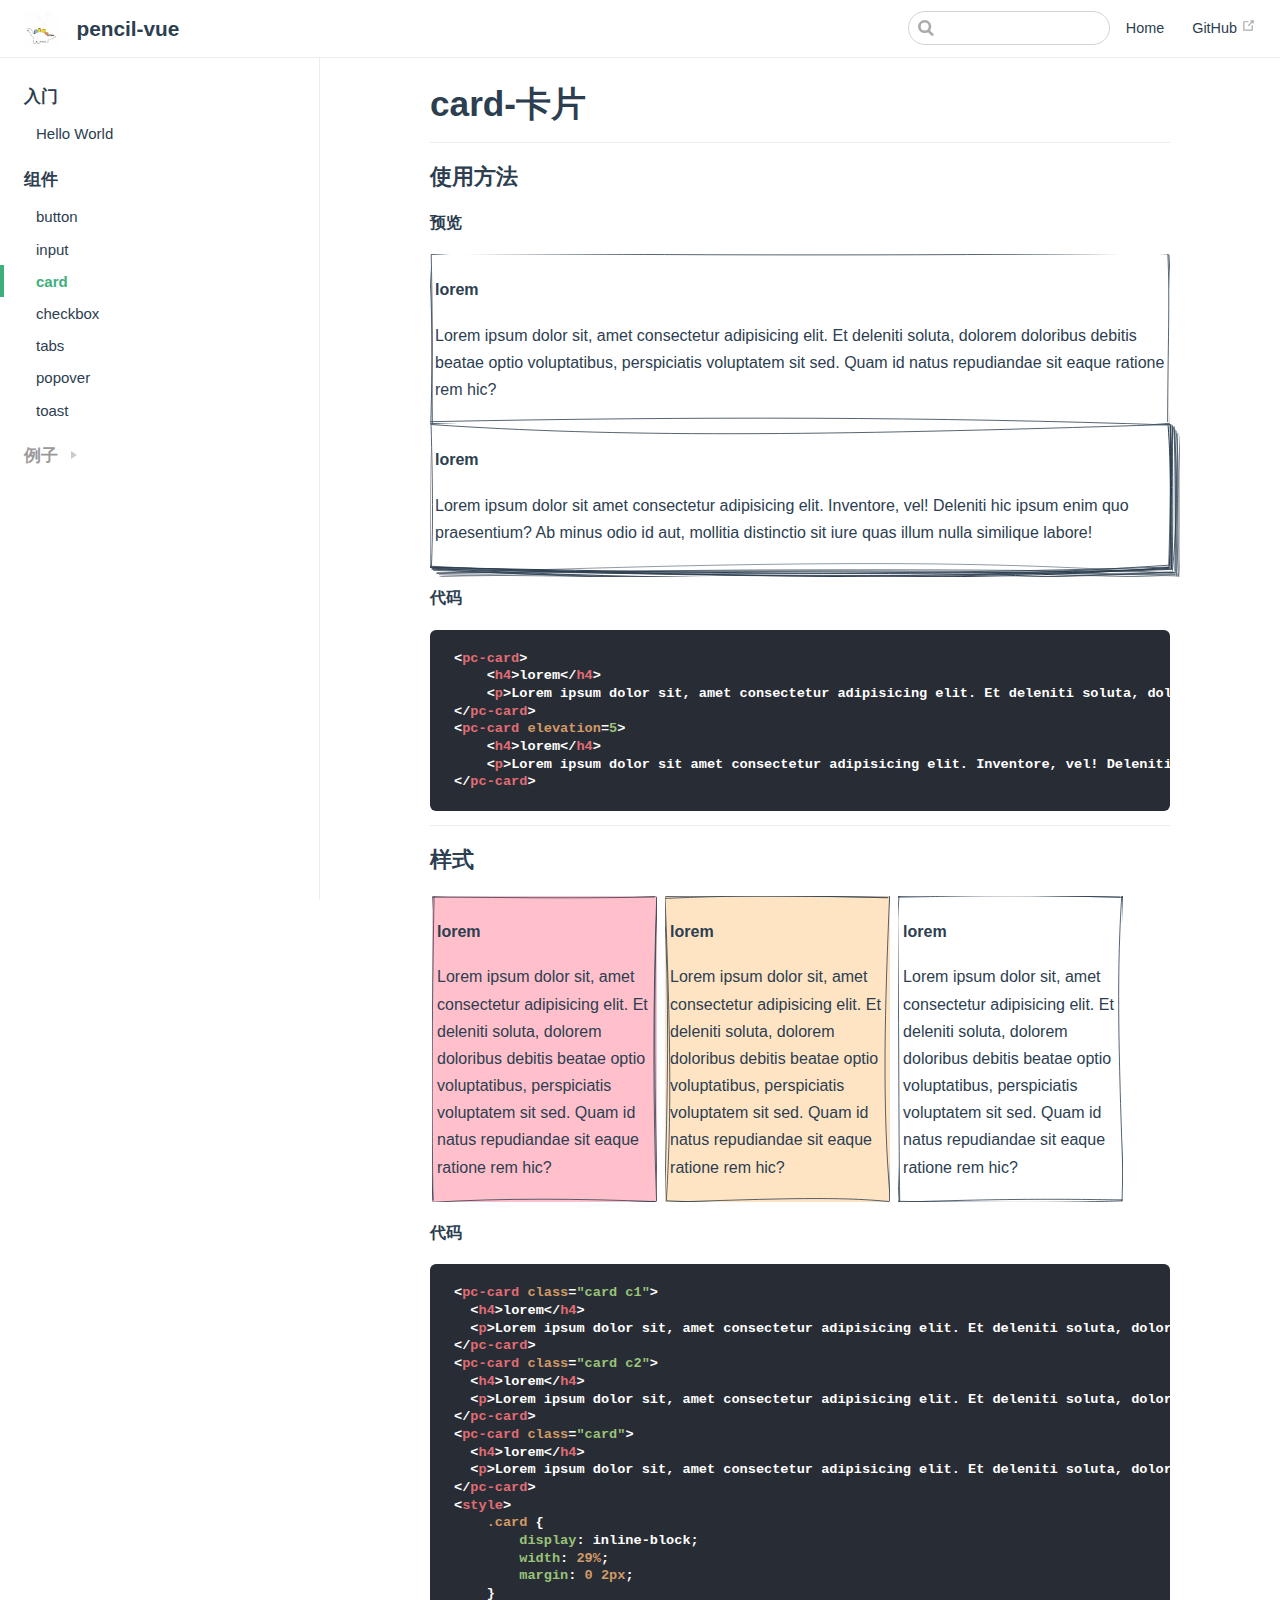
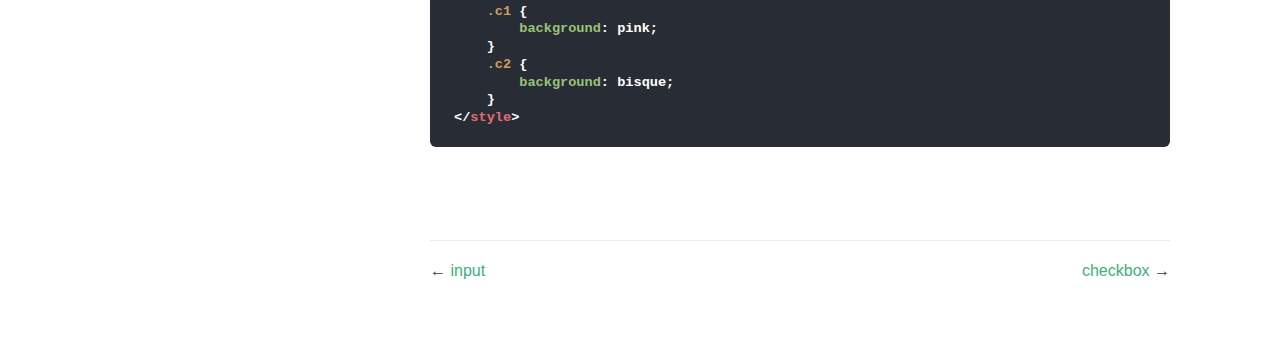
<file: components/card.html>
<!DOCTYPE html>
<html lang="en-US">
  <head>
    <meta charset="utf-8">
    <meta name="viewport" content="width=device-width,initial-scale=1">
    <title>card-卡片 | pencil-vue</title>
    <meta name="description" content="一个手绘风格的UI框架">
    <link rel="icon" href="/logo.jpg">
    
    <link rel="preload" href="/assets/css/0.styles.13e8a7fd.css" as="style"><link rel="preload" href="/assets/js/app.d10b29b2.js" as="script"><link rel="preload" href="/assets/js/18.6894a44b.js" as="script"><link rel="preload" href="/assets/js/11.caee48ac.js" as="script"><link rel="prefetch" href="/assets/js/1.1c55d8ae.js"><link rel="prefetch" href="/assets/js/10.0c356105.js"><link rel="prefetch" href="/assets/js/12.fff5f9ea.js"><link rel="prefetch" href="/assets/js/13.37bfa4c2.js"><link rel="prefetch" href="/assets/js/14.6d4328aa.js"><link rel="prefetch" href="/assets/js/15.ebe66abb.js"><link rel="prefetch" href="/assets/js/16.3d825633.js"><link rel="prefetch" href="/assets/js/17.e006e75c.js"><link rel="prefetch" href="/assets/js/19.2a6b8981.js"><link rel="prefetch" href="/assets/js/2.bde36383.js"><link rel="prefetch" href="/assets/js/20.3ca26555.js"><link rel="prefetch" href="/assets/js/21.fe6d643f.js"><link rel="prefetch" href="/assets/js/22.7fb7e5c5.js"><link rel="prefetch" href="/assets/js/23.ea9eb141.js"><link rel="prefetch" href="/assets/js/24.cbc389df.js"><link rel="prefetch" href="/assets/js/25.efa404b6.js"><link rel="prefetch" href="/assets/js/26.fdead8bf.js"><link rel="prefetch" href="/assets/js/3.483795a3.js"><link rel="prefetch" href="/assets/js/5.3c615e1a.js"><link rel="prefetch" href="/assets/js/6.8700eae9.js"><link rel="prefetch" href="/assets/js/7.f0e8dcd5.js"><link rel="prefetch" href="/assets/js/8.0311164f.js"><link rel="prefetch" href="/assets/js/9.4381732c.js">
    <link rel="stylesheet" href="/assets/css/0.styles.13e8a7fd.css">
  </head>
  <body>
    <div id="app" data-server-rendered="true"><div class="theme-container"><header class="navbar"><div class="sidebar-button"><svg xmlns="http://www.w3.org/2000/svg" aria-hidden="true" role="img" viewBox="0 0 448 512" class="icon"><path fill="currentColor" d="M436 124H12c-6.627 0-12-5.373-12-12V80c0-6.627 5.373-12 12-12h424c6.627 0 12 5.373 12 12v32c0 6.627-5.373 12-12 12zm0 160H12c-6.627 0-12-5.373-12-12v-32c0-6.627 5.373-12 12-12h424c6.627 0 12 5.373 12 12v32c0 6.627-5.373 12-12 12zm0 160H12c-6.627 0-12-5.373-12-12v-32c0-6.627 5.373-12 12-12h424c6.627 0 12 5.373 12 12v32c0 6.627-5.373 12-12 12z"></path></svg></div> <a href="/" class="home-link router-link-active"><img src="/logo.jpg" alt="pencil-vue" class="logo"> <span class="site-name can-hide">pencil-vue</span></a> <div class="links" style="max-width:nullpx;"><div class="search-box"><input aria-label="Search" autocomplete="off" spellcheck="false" value=""> <!----></div> <nav class="nav-links can-hide"><div class="nav-item"><a href="/" class="nav-link">Home</a></div> <a href="https://github.com/qq919006380/pencil-vue" target="_blank" rel="noopener noreferrer" class="repo-link">
    GitHub
    <svg xmlns="http://www.w3.org/2000/svg" aria-hidden="true" x="0px" y="0px" viewBox="0 0 100 100" width="15" height="15" class="icon outbound"><path fill="currentColor" d="M18.8,85.1h56l0,0c2.2,0,4-1.8,4-4v-32h-8v28h-48v-48h28v-8h-32l0,0c-2.2,0-4,1.8-4,4v56C14.8,83.3,16.6,85.1,18.8,85.1z"></path> <polygon fill="currentColor" points="45.7,48.7 51.3,54.3 77.2,28.5 77.2,37.2 85.2,37.2 85.2,14.9 62.8,14.9 62.8,22.9 71.5,22.9"></polygon></svg></a></nav></div></header> <div class="sidebar-mask"></div> <div class="sidebar"><nav class="nav-links"><div class="nav-item"><a href="/" class="nav-link">Home</a></div> <a href="https://github.com/qq919006380/pencil-vue" target="_blank" rel="noopener noreferrer" class="repo-link">
    GitHub
    <svg xmlns="http://www.w3.org/2000/svg" aria-hidden="true" x="0px" y="0px" viewBox="0 0 100 100" width="15" height="15" class="icon outbound"><path fill="currentColor" d="M18.8,85.1h56l0,0c2.2,0,4-1.8,4-4v-32h-8v28h-48v-48h28v-8h-32l0,0c-2.2,0-4,1.8-4,4v56C14.8,83.3,16.6,85.1,18.8,85.1z"></path> <polygon fill="currentColor" points="45.7,48.7 51.3,54.3 77.2,28.5 77.2,37.2 85.2,37.2 85.2,14.9 62.8,14.9 62.8,22.9 71.5,22.9"></polygon></svg></a></nav>  <ul class="sidebar-links"><li><div class="sidebar-group first"><p class="sidebar-heading"><span>入门</span> <!----></p> <ul class="sidebar-group-items"><li><a href="/install/" class="sidebar-link">Hello World</a></li></ul></div></li><li><div class="sidebar-group"><p class="sidebar-heading open"><span>组件</span> <!----></p> <ul class="sidebar-group-items"><li><a href="/components/button.html" class="sidebar-link">button</a></li><li><a href="/components/input.html" class="sidebar-link">input</a></li><li><a href="/components/card.html" class="active sidebar-link">card</a></li><li><a href="/components/checkbox.html" class="sidebar-link">checkbox</a></li><li><a href="/components/tabs.html" class="sidebar-link">tabs</a></li><li><a href="/components/popover.html" class="sidebar-link">popover</a></li><li><a href="/components/toast.html" class="sidebar-link">toast</a></li></ul></div></li><li><div class="sidebar-group collapsable"><p class="sidebar-heading"><span>例子</span> <span class="arrow right"></span></p> <!----></div></li></ul> </div> <div class="page"> <div class="content"><h1 id="card-卡片"><a href="#card-卡片" aria-hidden="true" class="header-anchor">#</a> card-卡片</h1> <hr> <div data-v-97501e5a><h3 data-v-97501e5a>使用方法</h3> <h4 data-v-97501e5a>预览</h4> <div class="host" data-v-566aff80 data-v-97501e5a><div data-v-566aff80><h4 data-v-566aff80 data-v-97501e5a>lorem</h4> <p data-v-566aff80 data-v-97501e5a>Lorem ipsum dolor sit, amet consectetur adipisicing elit. Et deleniti soluta, dolorem doloribus debitis beatae optio voluptatibus, perspiciatis voluptatem sit sed. Quam id natus repudiandae sit eaque ratione rem hic?</p></div> <div class="overlay" data-v-566aff80><svg id="svg" data-v-566aff80></svg></div></div> <div class="host" data-v-566aff80 data-v-97501e5a><div data-v-566aff80><h4 data-v-566aff80 data-v-97501e5a>lorem</h4> <p data-v-566aff80 data-v-97501e5a>Lorem ipsum dolor sit amet consectetur adipisicing elit. Inventore, vel! Deleniti hic ipsum enim quo praesentium? Ab minus odio id aut, mollitia distinctio sit iure quas illum nulla similique labore!</p></div> <div class="overlay" data-v-566aff80><svg id="svg" data-v-566aff80></svg></div></div> <h4 data-v-97501e5a>代码</h4> <pre data-v-97501e5a><code class="html" data-v-97501e5a>&lt;pc-card&gt;
    &lt;h4&gt;lorem&lt;/h4&gt;
    &lt;p&gt;Lorem ipsum dolor sit, amet consectetur adipisicing elit. Et deleniti soluta, dolorem doloribus debitis beatae optio voluptatibus, perspiciatis voluptatem sit sed. Quam id natus repudiandae sit eaque ratione rem hic?&lt;/p&gt;
&lt;/pc-card&gt;
&lt;pc-card elevation=5&gt;
    &lt;h4&gt;lorem&lt;/h4&gt;
    &lt;p&gt;Lorem ipsum dolor sit amet consectetur adipisicing elit. Inventore, vel! Deleniti hic ipsum enim quo praesentium? Ab minus odio id aut, mollitia distinctio sit iure quas illum nulla similique labore!&lt;/p&gt;
&lt;/pc-card&gt;</code></pre> <hr data-v-97501e5a> <h3 data-v-97501e5a>样式</h3> <div class="host card c1" data-v-566aff80 data-v-97501e5a><div data-v-566aff80><h4 data-v-566aff80 data-v-97501e5a>lorem</h4> <p data-v-566aff80 data-v-97501e5a>Lorem ipsum dolor sit, amet consectetur adipisicing elit. Et deleniti soluta, dolorem doloribus debitis beatae optio voluptatibus, perspiciatis voluptatem sit sed. Quam id natus repudiandae sit eaque ratione rem hic?</p></div> <div class="overlay" data-v-566aff80><svg id="svg" data-v-566aff80></svg></div></div> <div class="host card c2" data-v-566aff80 data-v-97501e5a><div data-v-566aff80><h4 data-v-566aff80 data-v-97501e5a>lorem</h4> <p data-v-566aff80 data-v-97501e5a>Lorem ipsum dolor sit, amet consectetur adipisicing elit. Et deleniti soluta, dolorem doloribus debitis beatae optio voluptatibus, perspiciatis voluptatem sit sed. Quam id natus repudiandae sit eaque ratione rem hic?</p></div> <div class="overlay" data-v-566aff80><svg id="svg" data-v-566aff80></svg></div></div> <div class="host card" data-v-566aff80 data-v-97501e5a><div data-v-566aff80><h4 data-v-566aff80 data-v-97501e5a>lorem</h4> <p data-v-566aff80 data-v-97501e5a>Lorem ipsum dolor sit, amet consectetur adipisicing elit. Et deleniti soluta, dolorem doloribus debitis beatae optio voluptatibus, perspiciatis voluptatem sit sed. Quam id natus repudiandae sit eaque ratione rem hic?</p></div> <div class="overlay" data-v-566aff80><svg id="svg" data-v-566aff80></svg></div></div> <h4 data-v-97501e5a>代码</h4> <pre data-v-97501e5a><code class="html" data-v-97501e5a>&lt;pc-card class=&quot;card c1&quot;&gt;
  &lt;h4&gt;lorem&lt;/h4&gt;
  &lt;p&gt;Lorem ipsum dolor sit, amet consectetur adipisicing elit. Et deleniti soluta, dolorem doloribus debitis beatae optio voluptatibus, perspiciatis voluptatem sit sed. Quam id natus repudiandae sit eaque ratione rem hic?&lt;/p&gt;
&lt;/pc-card&gt;
&lt;pc-card class=&quot;card c2&quot;&gt;
  &lt;h4&gt;lorem&lt;/h4&gt;
  &lt;p&gt;Lorem ipsum dolor sit, amet consectetur adipisicing elit. Et deleniti soluta, dolorem doloribus debitis beatae optio voluptatibus, perspiciatis voluptatem sit sed. Quam id natus repudiandae sit eaque ratione rem hic?&lt;/p&gt;
&lt;/pc-card&gt;
&lt;pc-card class=&quot;card&quot;&gt;
  &lt;h4&gt;lorem&lt;/h4&gt;
  &lt;p&gt;Lorem ipsum dolor sit, amet consectetur adipisicing elit. Et deleniti soluta, dolorem doloribus debitis beatae optio voluptatibus, perspiciatis voluptatem sit sed. Quam id natus repudiandae sit eaque ratione rem hic?&lt;/p&gt;
&lt;/pc-card&gt;
&lt;style&gt;
    .card {
        display: inline-block;
        width: 29%;
        margin: 0 2px;
    }
    .c1 {
        background: pink;
    }
    .c2 {
        background: bisque;
    }
&lt;/style&gt;</code></pre></div></div> <div class="page-edit"><!----> <!----></div> <div class="page-nav"><p class="inner"><span class="prev">
        ←
        <a href="/components/input.html" class="prev">
          input
        </a></span> <span class="next"><a href="/components/checkbox.html">
          checkbox
        </a>
        →
      </span></p></div> </div> <!----></div></div>
    <script src="/assets/js/app.d10b29b2.js" defer></script><script src="/assets/js/18.6894a44b.js" defer></script><script src="/assets/js/11.caee48ac.js" defer></script>
  </body>
</html>
</file>
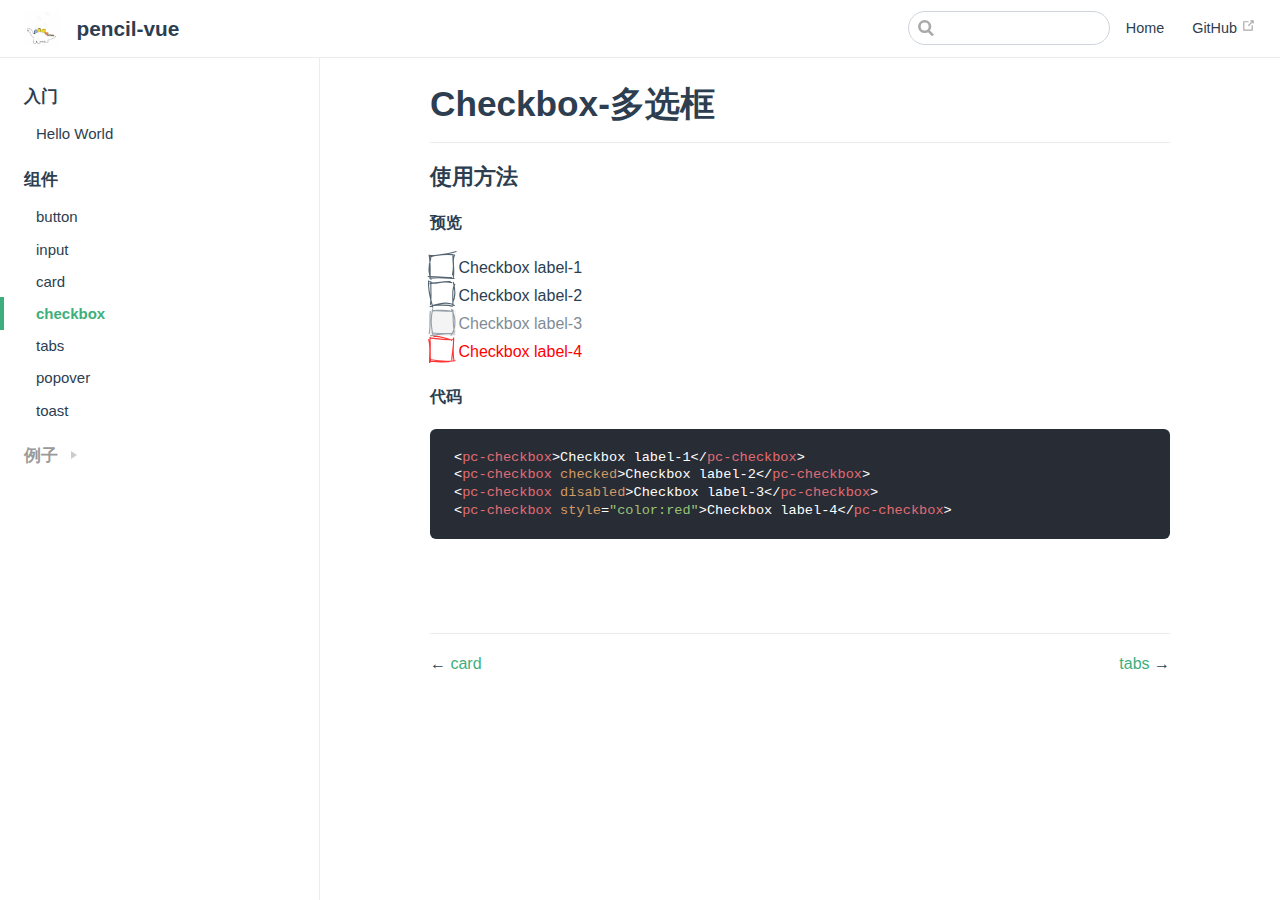
<file: components/checkbox.html>
<!DOCTYPE html>
<html lang="en-US">
  <head>
    <meta charset="utf-8">
    <meta name="viewport" content="width=device-width,initial-scale=1">
    <title>Checkbox-多选框 | pencil-vue</title>
    <meta name="description" content="一个手绘风格的UI框架">
    <link rel="icon" href="/logo.jpg">
    
    <link rel="preload" href="/assets/css/0.styles.13e8a7fd.css" as="style"><link rel="preload" href="/assets/js/app.d10b29b2.js" as="script"><link rel="preload" href="/assets/js/19.2a6b8981.js" as="script"><link rel="preload" href="/assets/js/6.8700eae9.js" as="script"><link rel="prefetch" href="/assets/js/1.1c55d8ae.js"><link rel="prefetch" href="/assets/js/10.0c356105.js"><link rel="prefetch" href="/assets/js/11.caee48ac.js"><link rel="prefetch" href="/assets/js/12.fff5f9ea.js"><link rel="prefetch" href="/assets/js/13.37bfa4c2.js"><link rel="prefetch" href="/assets/js/14.6d4328aa.js"><link rel="prefetch" href="/assets/js/15.ebe66abb.js"><link rel="prefetch" href="/assets/js/16.3d825633.js"><link rel="prefetch" href="/assets/js/17.e006e75c.js"><link rel="prefetch" href="/assets/js/18.6894a44b.js"><link rel="prefetch" href="/assets/js/2.bde36383.js"><link rel="prefetch" href="/assets/js/20.3ca26555.js"><link rel="prefetch" href="/assets/js/21.fe6d643f.js"><link rel="prefetch" href="/assets/js/22.7fb7e5c5.js"><link rel="prefetch" href="/assets/js/23.ea9eb141.js"><link rel="prefetch" href="/assets/js/24.cbc389df.js"><link rel="prefetch" href="/assets/js/25.efa404b6.js"><link rel="prefetch" href="/assets/js/26.fdead8bf.js"><link rel="prefetch" href="/assets/js/3.483795a3.js"><link rel="prefetch" href="/assets/js/5.3c615e1a.js"><link rel="prefetch" href="/assets/js/7.f0e8dcd5.js"><link rel="prefetch" href="/assets/js/8.0311164f.js"><link rel="prefetch" href="/assets/js/9.4381732c.js">
    <link rel="stylesheet" href="/assets/css/0.styles.13e8a7fd.css">
  </head>
  <body>
    <div id="app" data-server-rendered="true"><div class="theme-container"><header class="navbar"><div class="sidebar-button"><svg xmlns="http://www.w3.org/2000/svg" aria-hidden="true" role="img" viewBox="0 0 448 512" class="icon"><path fill="currentColor" d="M436 124H12c-6.627 0-12-5.373-12-12V80c0-6.627 5.373-12 12-12h424c6.627 0 12 5.373 12 12v32c0 6.627-5.373 12-12 12zm0 160H12c-6.627 0-12-5.373-12-12v-32c0-6.627 5.373-12 12-12h424c6.627 0 12 5.373 12 12v32c0 6.627-5.373 12-12 12zm0 160H12c-6.627 0-12-5.373-12-12v-32c0-6.627 5.373-12 12-12h424c6.627 0 12 5.373 12 12v32c0 6.627-5.373 12-12 12z"></path></svg></div> <a href="/" class="home-link router-link-active"><img src="/logo.jpg" alt="pencil-vue" class="logo"> <span class="site-name can-hide">pencil-vue</span></a> <div class="links" style="max-width:nullpx;"><div class="search-box"><input aria-label="Search" autocomplete="off" spellcheck="false" value=""> <!----></div> <nav class="nav-links can-hide"><div class="nav-item"><a href="/" class="nav-link">Home</a></div> <a href="https://github.com/qq919006380/pencil-vue" target="_blank" rel="noopener noreferrer" class="repo-link">
    GitHub
    <svg xmlns="http://www.w3.org/2000/svg" aria-hidden="true" x="0px" y="0px" viewBox="0 0 100 100" width="15" height="15" class="icon outbound"><path fill="currentColor" d="M18.8,85.1h56l0,0c2.2,0,4-1.8,4-4v-32h-8v28h-48v-48h28v-8h-32l0,0c-2.2,0-4,1.8-4,4v56C14.8,83.3,16.6,85.1,18.8,85.1z"></path> <polygon fill="currentColor" points="45.7,48.7 51.3,54.3 77.2,28.5 77.2,37.2 85.2,37.2 85.2,14.9 62.8,14.9 62.8,22.9 71.5,22.9"></polygon></svg></a></nav></div></header> <div class="sidebar-mask"></div> <div class="sidebar"><nav class="nav-links"><div class="nav-item"><a href="/" class="nav-link">Home</a></div> <a href="https://github.com/qq919006380/pencil-vue" target="_blank" rel="noopener noreferrer" class="repo-link">
    GitHub
    <svg xmlns="http://www.w3.org/2000/svg" aria-hidden="true" x="0px" y="0px" viewBox="0 0 100 100" width="15" height="15" class="icon outbound"><path fill="currentColor" d="M18.8,85.1h56l0,0c2.2,0,4-1.8,4-4v-32h-8v28h-48v-48h28v-8h-32l0,0c-2.2,0-4,1.8-4,4v56C14.8,83.3,16.6,85.1,18.8,85.1z"></path> <polygon fill="currentColor" points="45.7,48.7 51.3,54.3 77.2,28.5 77.2,37.2 85.2,37.2 85.2,14.9 62.8,14.9 62.8,22.9 71.5,22.9"></polygon></svg></a></nav>  <ul class="sidebar-links"><li><div class="sidebar-group first"><p class="sidebar-heading"><span>入门</span> <!----></p> <ul class="sidebar-group-items"><li><a href="/install/" class="sidebar-link">Hello World</a></li></ul></div></li><li><div class="sidebar-group"><p class="sidebar-heading open"><span>组件</span> <!----></p> <ul class="sidebar-group-items"><li><a href="/components/button.html" class="sidebar-link">button</a></li><li><a href="/components/input.html" class="sidebar-link">input</a></li><li><a href="/components/card.html" class="sidebar-link">card</a></li><li><a href="/components/checkbox.html" class="active sidebar-link">checkbox</a></li><li><a href="/components/tabs.html" class="sidebar-link">tabs</a></li><li><a href="/components/popover.html" class="sidebar-link">popover</a></li><li><a href="/components/toast.html" class="sidebar-link">toast</a></li></ul></div></li><li><div class="sidebar-group collapsable"><p class="sidebar-heading"><span>例子</span> <span class="arrow right"></span></p> <!----></div></li></ul> </div> <div class="page"> <div class="content"><h1 id="checkbox-多选框"><a href="#checkbox-多选框" aria-hidden="true" class="header-anchor">#</a> Checkbox-多选框</h1> <hr> <div data-v-038df136><h3 data-v-038df136>使用方法</h3> <h4 data-v-038df136>预览</h4> <div class="host" data-v-69139624 data-v-038df136><label class="inline" data-v-69139624><div class="inline pr" style="vertical-align:middle;" data-v-69139624><span class="inline pr" data-v-69139624><input type="checkbox" class="checkbox" data-v-69139624></span> <div class="overlay" data-v-69139624><svg id="svg" data-v-69139624></svg></div></div> <div class="inline sp" style="vertical-align:middle;" data-v-69139624>Checkbox label-1</div></label></div><br data-v-038df136> <div checked="checked" class="host" data-v-69139624 data-v-038df136><label class="inline" data-v-69139624><div class="inline pr" style="vertical-align:middle;" data-v-69139624><span class="inline pr" data-v-69139624><input type="checkbox" class="checkbox" data-v-69139624></span> <div class="overlay" data-v-69139624><svg id="svg" data-v-69139624></svg></div></div> <div class="inline sp" style="vertical-align:middle;" data-v-69139624>Checkbox label-2</div></label></div><br data-v-038df136> <div class="host disabled" data-v-69139624 data-v-038df136><label class="inline" data-v-69139624><div class="inline pr" style="vertical-align:middle;" data-v-69139624><span class="inline pr" data-v-69139624><input type="checkbox" disabled="disabled" class="checkbox" data-v-69139624></span> <div class="overlay" data-v-69139624><svg id="svg" data-v-69139624></svg></div></div> <div class="inline sp" style="vertical-align:middle;" data-v-69139624>Checkbox label-3</div></label></div><br data-v-038df136> <div class="host" style="color:red;" data-v-69139624 data-v-038df136><label class="inline" data-v-69139624><div class="inline pr" style="vertical-align:middle;" data-v-69139624><span class="inline pr" data-v-69139624><input type="checkbox" class="checkbox" data-v-69139624></span> <div class="overlay" data-v-69139624><svg id="svg" data-v-69139624></svg></div></div> <div class="inline sp" style="vertical-align:middle;" data-v-69139624>Checkbox label-4</div></label></div><br data-v-038df136> <h4 data-v-038df136>代码</h4> <pre data-v-038df136><code class="html" data-v-038df136>&lt;pc-checkbox&gt;Checkbox label-1&lt;/pc-checkbox&gt;
&lt;pc-checkbox checked&gt;Checkbox label-2&lt;/pc-checkbox&gt;
&lt;pc-checkbox disabled&gt;Checkbox label-3&lt;/pc-checkbox&gt;
&lt;pc-checkbox style=&quot;color:red&quot;&gt;Checkbox label-4&lt;/pc-checkbox&gt;</code></pre></div></div> <div class="page-edit"><!----> <!----></div> <div class="page-nav"><p class="inner"><span class="prev">
        ←
        <a href="/components/card.html" class="prev">
          card
        </a></span> <span class="next"><a href="/components/tabs.html">
          tabs
        </a>
        →
      </span></p></div> </div> <!----></div></div>
    <script src="/assets/js/app.d10b29b2.js" defer></script><script src="/assets/js/19.2a6b8981.js" defer></script><script src="/assets/js/6.8700eae9.js" defer></script>
  </body>
</html>
</file>
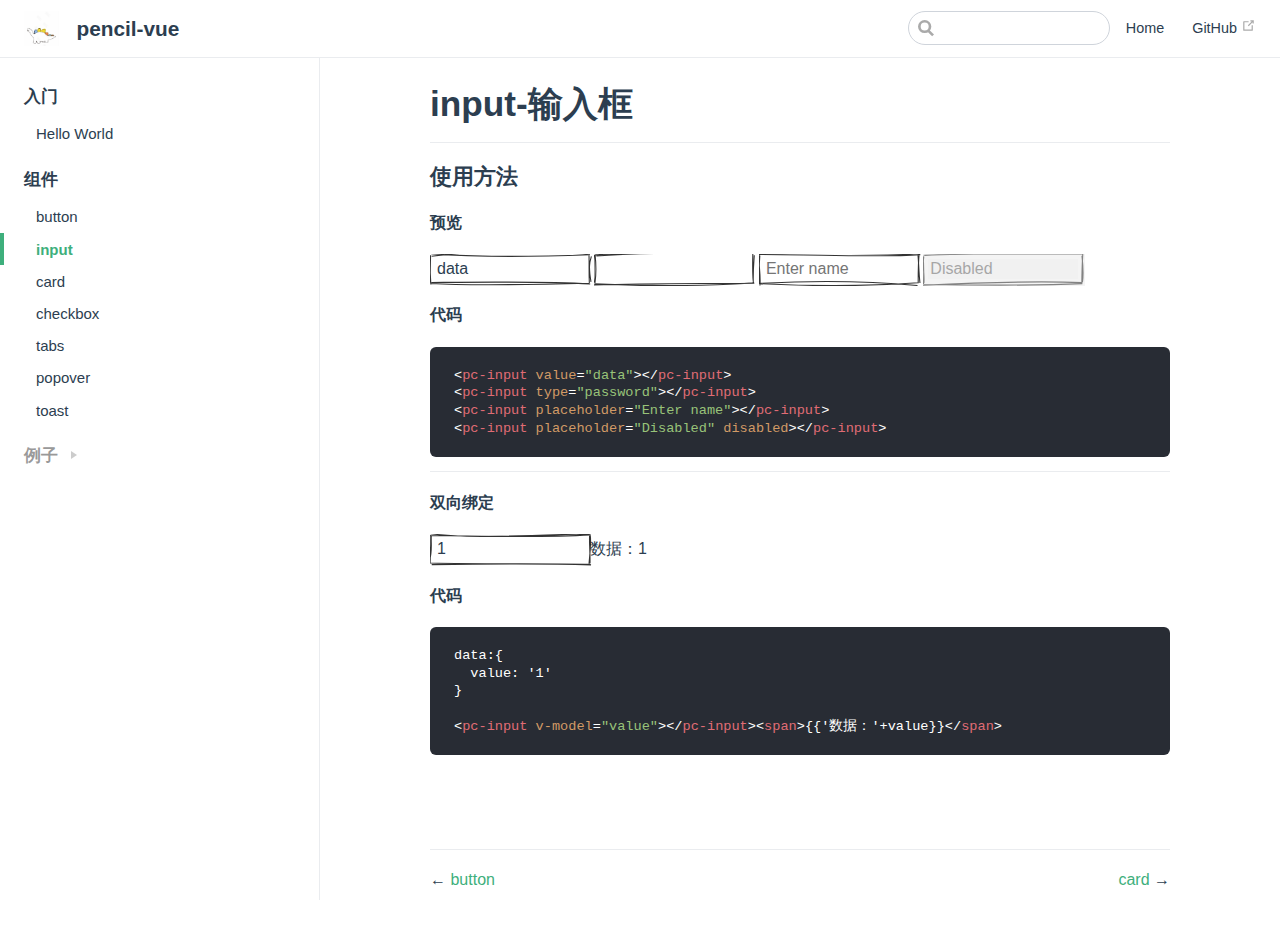
<file: components/input.html>
<!DOCTYPE html>
<html lang="en-US">
  <head>
    <meta charset="utf-8">
    <meta name="viewport" content="width=device-width,initial-scale=1">
    <title>input-输入框 | pencil-vue</title>
    <meta name="description" content="一个手绘风格的UI框架">
    <link rel="icon" href="/logo.jpg">
    
    <link rel="preload" href="/assets/css/0.styles.13e8a7fd.css" as="style"><link rel="preload" href="/assets/js/app.d10b29b2.js" as="script"><link rel="preload" href="/assets/js/20.3ca26555.js" as="script"><link rel="preload" href="/assets/js/12.fff5f9ea.js" as="script"><link rel="prefetch" href="/assets/js/1.1c55d8ae.js"><link rel="prefetch" href="/assets/js/10.0c356105.js"><link rel="prefetch" href="/assets/js/11.caee48ac.js"><link rel="prefetch" href="/assets/js/13.37bfa4c2.js"><link rel="prefetch" href="/assets/js/14.6d4328aa.js"><link rel="prefetch" href="/assets/js/15.ebe66abb.js"><link rel="prefetch" href="/assets/js/16.3d825633.js"><link rel="prefetch" href="/assets/js/17.e006e75c.js"><link rel="prefetch" href="/assets/js/18.6894a44b.js"><link rel="prefetch" href="/assets/js/19.2a6b8981.js"><link rel="prefetch" href="/assets/js/2.bde36383.js"><link rel="prefetch" href="/assets/js/21.fe6d643f.js"><link rel="prefetch" href="/assets/js/22.7fb7e5c5.js"><link rel="prefetch" href="/assets/js/23.ea9eb141.js"><link rel="prefetch" href="/assets/js/24.cbc389df.js"><link rel="prefetch" href="/assets/js/25.efa404b6.js"><link rel="prefetch" href="/assets/js/26.fdead8bf.js"><link rel="prefetch" href="/assets/js/3.483795a3.js"><link rel="prefetch" href="/assets/js/5.3c615e1a.js"><link rel="prefetch" href="/assets/js/6.8700eae9.js"><link rel="prefetch" href="/assets/js/7.f0e8dcd5.js"><link rel="prefetch" href="/assets/js/8.0311164f.js"><link rel="prefetch" href="/assets/js/9.4381732c.js">
    <link rel="stylesheet" href="/assets/css/0.styles.13e8a7fd.css">
  </head>
  <body>
    <div id="app" data-server-rendered="true"><div class="theme-container"><header class="navbar"><div class="sidebar-button"><svg xmlns="http://www.w3.org/2000/svg" aria-hidden="true" role="img" viewBox="0 0 448 512" class="icon"><path fill="currentColor" d="M436 124H12c-6.627 0-12-5.373-12-12V80c0-6.627 5.373-12 12-12h424c6.627 0 12 5.373 12 12v32c0 6.627-5.373 12-12 12zm0 160H12c-6.627 0-12-5.373-12-12v-32c0-6.627 5.373-12 12-12h424c6.627 0 12 5.373 12 12v32c0 6.627-5.373 12-12 12zm0 160H12c-6.627 0-12-5.373-12-12v-32c0-6.627 5.373-12 12-12h424c6.627 0 12 5.373 12 12v32c0 6.627-5.373 12-12 12z"></path></svg></div> <a href="/" class="home-link router-link-active"><img src="/logo.jpg" alt="pencil-vue" class="logo"> <span class="site-name can-hide">pencil-vue</span></a> <div class="links" style="max-width:nullpx;"><div class="search-box"><input aria-label="Search" autocomplete="off" spellcheck="false" value=""> <!----></div> <nav class="nav-links can-hide"><div class="nav-item"><a href="/" class="nav-link">Home</a></div> <a href="https://github.com/qq919006380/pencil-vue" target="_blank" rel="noopener noreferrer" class="repo-link">
    GitHub
    <svg xmlns="http://www.w3.org/2000/svg" aria-hidden="true" x="0px" y="0px" viewBox="0 0 100 100" width="15" height="15" class="icon outbound"><path fill="currentColor" d="M18.8,85.1h56l0,0c2.2,0,4-1.8,4-4v-32h-8v28h-48v-48h28v-8h-32l0,0c-2.2,0-4,1.8-4,4v56C14.8,83.3,16.6,85.1,18.8,85.1z"></path> <polygon fill="currentColor" points="45.7,48.7 51.3,54.3 77.2,28.5 77.2,37.2 85.2,37.2 85.2,14.9 62.8,14.9 62.8,22.9 71.5,22.9"></polygon></svg></a></nav></div></header> <div class="sidebar-mask"></div> <div class="sidebar"><nav class="nav-links"><div class="nav-item"><a href="/" class="nav-link">Home</a></div> <a href="https://github.com/qq919006380/pencil-vue" target="_blank" rel="noopener noreferrer" class="repo-link">
    GitHub
    <svg xmlns="http://www.w3.org/2000/svg" aria-hidden="true" x="0px" y="0px" viewBox="0 0 100 100" width="15" height="15" class="icon outbound"><path fill="currentColor" d="M18.8,85.1h56l0,0c2.2,0,4-1.8,4-4v-32h-8v28h-48v-48h28v-8h-32l0,0c-2.2,0-4,1.8-4,4v56C14.8,83.3,16.6,85.1,18.8,85.1z"></path> <polygon fill="currentColor" points="45.7,48.7 51.3,54.3 77.2,28.5 77.2,37.2 85.2,37.2 85.2,14.9 62.8,14.9 62.8,22.9 71.5,22.9"></polygon></svg></a></nav>  <ul class="sidebar-links"><li><div class="sidebar-group first"><p class="sidebar-heading"><span>入门</span> <!----></p> <ul class="sidebar-group-items"><li><a href="/install/" class="sidebar-link">Hello World</a></li></ul></div></li><li><div class="sidebar-group"><p class="sidebar-heading open"><span>组件</span> <!----></p> <ul class="sidebar-group-items"><li><a href="/components/button.html" class="sidebar-link">button</a></li><li><a href="/components/input.html" class="active sidebar-link">input</a></li><li><a href="/components/card.html" class="sidebar-link">card</a></li><li><a href="/components/checkbox.html" class="sidebar-link">checkbox</a></li><li><a href="/components/tabs.html" class="sidebar-link">tabs</a></li><li><a href="/components/popover.html" class="sidebar-link">popover</a></li><li><a href="/components/toast.html" class="sidebar-link">toast</a></li></ul></div></li><li><div class="sidebar-group collapsable"><p class="sidebar-heading"><span>例子</span> <span class="arrow right"></span></p> <!----></div></li></ul> </div> <div class="page"> <div class="content"><h1 id="input-输入框"><a href="#input-输入框" aria-hidden="true" class="header-anchor">#</a> input-输入框</h1> <hr> <div data-v-99222c0e><h3 data-v-99222c0e>使用方法</h3> <h4 data-v-99222c0e>预览</h4> <div class="host" data-v-e915e6a8 data-v-99222c0e><input type="text" placeholder="" value="data" data-v-e915e6a8> <div class="overlay" data-v-e915e6a8><svg id="svg" data-v-e915e6a8></svg></div></div> <div class="host" data-v-e915e6a8 data-v-99222c0e><input type="password" placeholder="" data-v-e915e6a8> <div class="overlay" data-v-e915e6a8><svg id="svg" data-v-e915e6a8></svg></div></div> <div class="host" data-v-e915e6a8 data-v-99222c0e><input type="text" placeholder="Enter name" data-v-e915e6a8> <div class="overlay" data-v-e915e6a8><svg id="svg" data-v-e915e6a8></svg></div></div> <div class="host disabled" data-v-e915e6a8 data-v-99222c0e><input type="text" placeholder="Disabled" disabled="disabled" data-v-e915e6a8> <div class="overlay" data-v-e915e6a8><svg id="svg" data-v-e915e6a8></svg></div></div> <h4 data-v-99222c0e>代码</h4> <pre data-v-99222c0e><code class="html" data-v-99222c0e>&lt;pc-input value=&quot;data&quot;&gt;&lt;/pc-input&gt;
&lt;pc-input type=&quot;password&quot;&gt;&lt;/pc-input&gt;
&lt;pc-input placeholder=&quot;Enter name&quot;&gt;&lt;/pc-input&gt;
&lt;pc-input placeholder=&quot;Disabled&quot; disabled&gt;&lt;/pc-input&gt;</code></pre> <hr data-v-99222c0e> <h4 data-v-99222c0e>双向绑定</h4> <div class="host" data-v-e915e6a8 data-v-99222c0e><input type="text" placeholder="" value="1" data-v-e915e6a8> <div class="overlay" data-v-e915e6a8><svg id="svg" data-v-e915e6a8></svg></div></div><span data-v-99222c0e>数据：1</span> <h4 data-v-99222c0e>代码</h4> <pre data-v-99222c0e><code class="html" data-v-99222c0e>data:{
  value: '1'
}

&lt;pc-input v-model=&quot;value&quot;&gt;&lt;/pc-input&gt;&lt;span&gt;{{'数据：'+value}}&lt;/span&gt;</code></pre></div></div> <div class="page-edit"><!----> <!----></div> <div class="page-nav"><p class="inner"><span class="prev">
        ←
        <a href="/components/button.html" class="prev">
          button
        </a></span> <span class="next"><a href="/components/card.html">
          card
        </a>
        →
      </span></p></div> </div> <!----></div></div>
    <script src="/assets/js/app.d10b29b2.js" defer></script><script src="/assets/js/20.3ca26555.js" defer></script><script src="/assets/js/12.fff5f9ea.js" defer></script>
  </body>
</html>
</file>
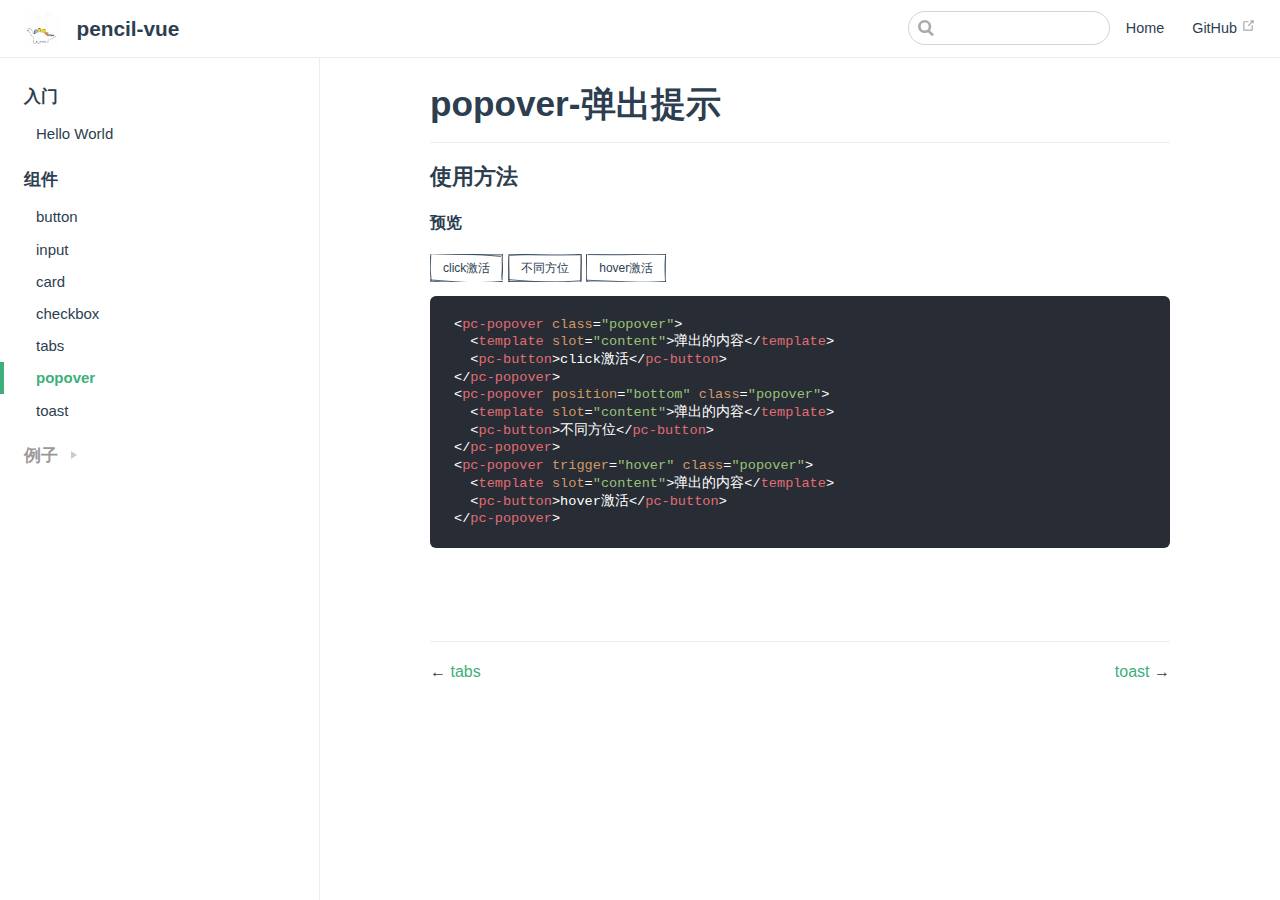
<file: components/popover.html>
<!DOCTYPE html>
<html lang="en-US">
  <head>
    <meta charset="utf-8">
    <meta name="viewport" content="width=device-width,initial-scale=1">
    <title>popover-弹出提示 | pencil-vue</title>
    <meta name="description" content="一个手绘风格的UI框架">
    <link rel="icon" href="/logo.jpg">
    
    <link rel="preload" href="/assets/css/0.styles.13e8a7fd.css" as="style"><link rel="preload" href="/assets/js/app.d10b29b2.js" as="script"><link rel="preload" href="/assets/js/21.fe6d643f.js" as="script"><link rel="preload" href="/assets/js/8.0311164f.js" as="script"><link rel="prefetch" href="/assets/js/1.1c55d8ae.js"><link rel="prefetch" href="/assets/js/10.0c356105.js"><link rel="prefetch" href="/assets/js/11.caee48ac.js"><link rel="prefetch" href="/assets/js/12.fff5f9ea.js"><link rel="prefetch" href="/assets/js/13.37bfa4c2.js"><link rel="prefetch" href="/assets/js/14.6d4328aa.js"><link rel="prefetch" href="/assets/js/15.ebe66abb.js"><link rel="prefetch" href="/assets/js/16.3d825633.js"><link rel="prefetch" href="/assets/js/17.e006e75c.js"><link rel="prefetch" href="/assets/js/18.6894a44b.js"><link rel="prefetch" href="/assets/js/19.2a6b8981.js"><link rel="prefetch" href="/assets/js/2.bde36383.js"><link rel="prefetch" href="/assets/js/20.3ca26555.js"><link rel="prefetch" href="/assets/js/22.7fb7e5c5.js"><link rel="prefetch" href="/assets/js/23.ea9eb141.js"><link rel="prefetch" href="/assets/js/24.cbc389df.js"><link rel="prefetch" href="/assets/js/25.efa404b6.js"><link rel="prefetch" href="/assets/js/26.fdead8bf.js"><link rel="prefetch" href="/assets/js/3.483795a3.js"><link rel="prefetch" href="/assets/js/5.3c615e1a.js"><link rel="prefetch" href="/assets/js/6.8700eae9.js"><link rel="prefetch" href="/assets/js/7.f0e8dcd5.js"><link rel="prefetch" href="/assets/js/9.4381732c.js">
    <link rel="stylesheet" href="/assets/css/0.styles.13e8a7fd.css">
  </head>
  <body>
    <div id="app" data-server-rendered="true"><div class="theme-container"><header class="navbar"><div class="sidebar-button"><svg xmlns="http://www.w3.org/2000/svg" aria-hidden="true" role="img" viewBox="0 0 448 512" class="icon"><path fill="currentColor" d="M436 124H12c-6.627 0-12-5.373-12-12V80c0-6.627 5.373-12 12-12h424c6.627 0 12 5.373 12 12v32c0 6.627-5.373 12-12 12zm0 160H12c-6.627 0-12-5.373-12-12v-32c0-6.627 5.373-12 12-12h424c6.627 0 12 5.373 12 12v32c0 6.627-5.373 12-12 12zm0 160H12c-6.627 0-12-5.373-12-12v-32c0-6.627 5.373-12 12-12h424c6.627 0 12 5.373 12 12v32c0 6.627-5.373 12-12 12z"></path></svg></div> <a href="/" class="home-link router-link-active"><img src="/logo.jpg" alt="pencil-vue" class="logo"> <span class="site-name can-hide">pencil-vue</span></a> <div class="links" style="max-width:nullpx;"><div class="search-box"><input aria-label="Search" autocomplete="off" spellcheck="false" value=""> <!----></div> <nav class="nav-links can-hide"><div class="nav-item"><a href="/" class="nav-link">Home</a></div> <a href="https://github.com/qq919006380/pencil-vue" target="_blank" rel="noopener noreferrer" class="repo-link">
    GitHub
    <svg xmlns="http://www.w3.org/2000/svg" aria-hidden="true" x="0px" y="0px" viewBox="0 0 100 100" width="15" height="15" class="icon outbound"><path fill="currentColor" d="M18.8,85.1h56l0,0c2.2,0,4-1.8,4-4v-32h-8v28h-48v-48h28v-8h-32l0,0c-2.2,0-4,1.8-4,4v56C14.8,83.3,16.6,85.1,18.8,85.1z"></path> <polygon fill="currentColor" points="45.7,48.7 51.3,54.3 77.2,28.5 77.2,37.2 85.2,37.2 85.2,14.9 62.8,14.9 62.8,22.9 71.5,22.9"></polygon></svg></a></nav></div></header> <div class="sidebar-mask"></div> <div class="sidebar"><nav class="nav-links"><div class="nav-item"><a href="/" class="nav-link">Home</a></div> <a href="https://github.com/qq919006380/pencil-vue" target="_blank" rel="noopener noreferrer" class="repo-link">
    GitHub
    <svg xmlns="http://www.w3.org/2000/svg" aria-hidden="true" x="0px" y="0px" viewBox="0 0 100 100" width="15" height="15" class="icon outbound"><path fill="currentColor" d="M18.8,85.1h56l0,0c2.2,0,4-1.8,4-4v-32h-8v28h-48v-48h28v-8h-32l0,0c-2.2,0-4,1.8-4,4v56C14.8,83.3,16.6,85.1,18.8,85.1z"></path> <polygon fill="currentColor" points="45.7,48.7 51.3,54.3 77.2,28.5 77.2,37.2 85.2,37.2 85.2,14.9 62.8,14.9 62.8,22.9 71.5,22.9"></polygon></svg></a></nav>  <ul class="sidebar-links"><li><div class="sidebar-group first"><p class="sidebar-heading"><span>入门</span> <!----></p> <ul class="sidebar-group-items"><li><a href="/install/" class="sidebar-link">Hello World</a></li></ul></div></li><li><div class="sidebar-group"><p class="sidebar-heading open"><span>组件</span> <!----></p> <ul class="sidebar-group-items"><li><a href="/components/button.html" class="sidebar-link">button</a></li><li><a href="/components/input.html" class="sidebar-link">input</a></li><li><a href="/components/card.html" class="sidebar-link">card</a></li><li><a href="/components/checkbox.html" class="sidebar-link">checkbox</a></li><li><a href="/components/tabs.html" class="sidebar-link">tabs</a></li><li><a href="/components/popover.html" class="active sidebar-link">popover</a></li><li><a href="/components/toast.html" class="sidebar-link">toast</a></li></ul></div></li><li><div class="sidebar-group collapsable"><p class="sidebar-heading"><span>例子</span> <span class="arrow right"></span></p> <!----></div></li></ul> </div> <div class="page"> <div class="content"><h1 id="popover-弹出提示"><a href="#popover-弹出提示" aria-hidden="true" class="header-anchor">#</a> popover-弹出提示</h1> <hr> <div data-v-ca65d1ac><h3 data-v-ca65d1ac>使用方法</h3> <h4 data-v-ca65d1ac>预览</h4> <div class="popover popover" data-v-450692d2 data-v-ca65d1ac><!----> <span id="triggerWrapper" style="display:inline-block;" data-v-450692d2> <div id="btn" class="host" data-v-bae96b7c data-v-ca65d1ac>click激活 <div class="overlay" data-v-bae96b7c><svg id="svg" data-v-bae96b7c></svg></div></div></span></div> <div class="popover popover" data-v-450692d2 data-v-ca65d1ac><!----> <span id="triggerWrapper" style="display:inline-block;" data-v-450692d2> <div id="btn" class="host" data-v-bae96b7c data-v-ca65d1ac>不同方位 <div class="overlay" data-v-bae96b7c><svg id="svg" data-v-bae96b7c></svg></div></div></span></div> <div class="popover popover" data-v-450692d2 data-v-ca65d1ac><!----> <span id="triggerWrapper" style="display:inline-block;" data-v-450692d2> <div id="btn" class="host" data-v-bae96b7c data-v-ca65d1ac>hover激活 <div class="overlay" data-v-bae96b7c><svg id="svg" data-v-bae96b7c></svg></div></div></span></div> <pre data-v-ca65d1ac><code class="html" data-v-ca65d1ac>&lt;pc-popover class=&quot;popover&quot;&gt;
  &lt;template slot=&quot;content&quot;&gt;弹出的内容&lt;/template&gt;
  &lt;pc-button&gt;click激活&lt;/pc-button&gt;
&lt;/pc-popover&gt;
&lt;pc-popover position=&quot;bottom&quot; class=&quot;popover&quot;&gt;
  &lt;template slot=&quot;content&quot;&gt;弹出的内容&lt;/template&gt;
  &lt;pc-button&gt;不同方位&lt;/pc-button&gt;
&lt;/pc-popover&gt;
&lt;pc-popover trigger=&quot;hover&quot; class=&quot;popover&quot;&gt;
  &lt;template slot=&quot;content&quot;&gt;弹出的内容&lt;/template&gt;
  &lt;pc-button&gt;hover激活&lt;/pc-button&gt;
&lt;/pc-popover&gt;</code></pre></div></div> <div class="page-edit"><!----> <!----></div> <div class="page-nav"><p class="inner"><span class="prev">
        ←
        <a href="/components/tabs.html" class="prev">
          tabs
        </a></span> <span class="next"><a href="/components/toast.html">
          toast
        </a>
        →
      </span></p></div> </div> <!----></div></div>
    <script src="/assets/js/app.d10b29b2.js" defer></script><script src="/assets/js/21.fe6d643f.js" defer></script><script src="/assets/js/8.0311164f.js" defer></script>
  </body>
</html>
</file>
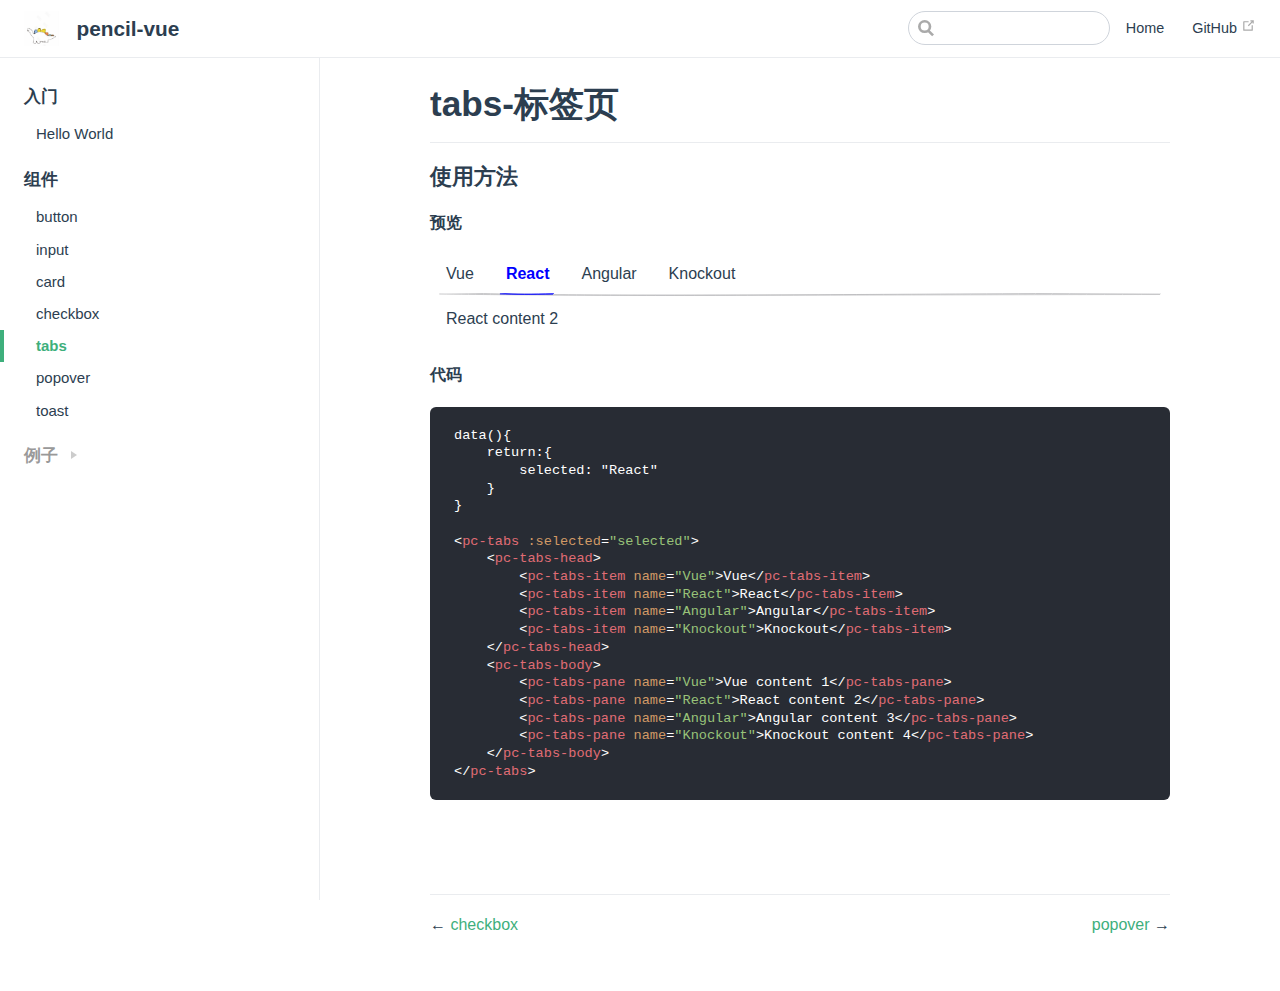
<file: components/tabs.html>
<!DOCTYPE html>
<html lang="en-US">
  <head>
    <meta charset="utf-8">
    <meta name="viewport" content="width=device-width,initial-scale=1">
    <title>tabs-标签页 | pencil-vue</title>
    <meta name="description" content="一个手绘风格的UI框架">
    <link rel="icon" href="/logo.jpg">
    
    <link rel="preload" href="/assets/css/0.styles.13e8a7fd.css" as="style"><link rel="preload" href="/assets/js/app.d10b29b2.js" as="script"><link rel="preload" href="/assets/js/22.7fb7e5c5.js" as="script"><link rel="preload" href="/assets/js/13.37bfa4c2.js" as="script"><link rel="preload" href="/assets/js/3.483795a3.js" as="script"><link rel="prefetch" href="/assets/js/1.1c55d8ae.js"><link rel="prefetch" href="/assets/js/10.0c356105.js"><link rel="prefetch" href="/assets/js/11.caee48ac.js"><link rel="prefetch" href="/assets/js/12.fff5f9ea.js"><link rel="prefetch" href="/assets/js/14.6d4328aa.js"><link rel="prefetch" href="/assets/js/15.ebe66abb.js"><link rel="prefetch" href="/assets/js/16.3d825633.js"><link rel="prefetch" href="/assets/js/17.e006e75c.js"><link rel="prefetch" href="/assets/js/18.6894a44b.js"><link rel="prefetch" href="/assets/js/19.2a6b8981.js"><link rel="prefetch" href="/assets/js/2.bde36383.js"><link rel="prefetch" href="/assets/js/20.3ca26555.js"><link rel="prefetch" href="/assets/js/21.fe6d643f.js"><link rel="prefetch" href="/assets/js/23.ea9eb141.js"><link rel="prefetch" href="/assets/js/24.cbc389df.js"><link rel="prefetch" href="/assets/js/25.efa404b6.js"><link rel="prefetch" href="/assets/js/26.fdead8bf.js"><link rel="prefetch" href="/assets/js/5.3c615e1a.js"><link rel="prefetch" href="/assets/js/6.8700eae9.js"><link rel="prefetch" href="/assets/js/7.f0e8dcd5.js"><link rel="prefetch" href="/assets/js/8.0311164f.js"><link rel="prefetch" href="/assets/js/9.4381732c.js">
    <link rel="stylesheet" href="/assets/css/0.styles.13e8a7fd.css">
  </head>
  <body>
    <div id="app" data-server-rendered="true"><div class="theme-container"><header class="navbar"><div class="sidebar-button"><svg xmlns="http://www.w3.org/2000/svg" aria-hidden="true" role="img" viewBox="0 0 448 512" class="icon"><path fill="currentColor" d="M436 124H12c-6.627 0-12-5.373-12-12V80c0-6.627 5.373-12 12-12h424c6.627 0 12 5.373 12 12v32c0 6.627-5.373 12-12 12zm0 160H12c-6.627 0-12-5.373-12-12v-32c0-6.627 5.373-12 12-12h424c6.627 0 12 5.373 12 12v32c0 6.627-5.373 12-12 12zm0 160H12c-6.627 0-12-5.373-12-12v-32c0-6.627 5.373-12 12-12h424c6.627 0 12 5.373 12 12v32c0 6.627-5.373 12-12 12z"></path></svg></div> <a href="/" class="home-link router-link-active"><img src="/logo.jpg" alt="pencil-vue" class="logo"> <span class="site-name can-hide">pencil-vue</span></a> <div class="links" style="max-width:nullpx;"><div class="search-box"><input aria-label="Search" autocomplete="off" spellcheck="false" value=""> <!----></div> <nav class="nav-links can-hide"><div class="nav-item"><a href="/" class="nav-link">Home</a></div> <a href="https://github.com/qq919006380/pencil-vue" target="_blank" rel="noopener noreferrer" class="repo-link">
    GitHub
    <svg xmlns="http://www.w3.org/2000/svg" aria-hidden="true" x="0px" y="0px" viewBox="0 0 100 100" width="15" height="15" class="icon outbound"><path fill="currentColor" d="M18.8,85.1h56l0,0c2.2,0,4-1.8,4-4v-32h-8v28h-48v-48h28v-8h-32l0,0c-2.2,0-4,1.8-4,4v56C14.8,83.3,16.6,85.1,18.8,85.1z"></path> <polygon fill="currentColor" points="45.7,48.7 51.3,54.3 77.2,28.5 77.2,37.2 85.2,37.2 85.2,14.9 62.8,14.9 62.8,22.9 71.5,22.9"></polygon></svg></a></nav></div></header> <div class="sidebar-mask"></div> <div class="sidebar"><nav class="nav-links"><div class="nav-item"><a href="/" class="nav-link">Home</a></div> <a href="https://github.com/qq919006380/pencil-vue" target="_blank" rel="noopener noreferrer" class="repo-link">
    GitHub
    <svg xmlns="http://www.w3.org/2000/svg" aria-hidden="true" x="0px" y="0px" viewBox="0 0 100 100" width="15" height="15" class="icon outbound"><path fill="currentColor" d="M18.8,85.1h56l0,0c2.2,0,4-1.8,4-4v-32h-8v28h-48v-48h28v-8h-32l0,0c-2.2,0-4,1.8-4,4v56C14.8,83.3,16.6,85.1,18.8,85.1z"></path> <polygon fill="currentColor" points="45.7,48.7 51.3,54.3 77.2,28.5 77.2,37.2 85.2,37.2 85.2,14.9 62.8,14.9 62.8,22.9 71.5,22.9"></polygon></svg></a></nav>  <ul class="sidebar-links"><li><div class="sidebar-group first"><p class="sidebar-heading"><span>入门</span> <!----></p> <ul class="sidebar-group-items"><li><a href="/install/" class="sidebar-link">Hello World</a></li></ul></div></li><li><div class="sidebar-group"><p class="sidebar-heading open"><span>组件</span> <!----></p> <ul class="sidebar-group-items"><li><a href="/components/button.html" class="sidebar-link">button</a></li><li><a href="/components/input.html" class="sidebar-link">input</a></li><li><a href="/components/card.html" class="sidebar-link">card</a></li><li><a href="/components/checkbox.html" class="sidebar-link">checkbox</a></li><li><a href="/components/tabs.html" class="active sidebar-link">tabs</a></li><li><a href="/components/popover.html" class="sidebar-link">popover</a></li><li><a href="/components/toast.html" class="sidebar-link">toast</a></li></ul></div></li><li><div class="sidebar-group collapsable"><p class="sidebar-heading"><span>例子</span> <span class="arrow right"></span></p> <!----></div></li></ul> </div> <div class="page"> <div class="content"><h1 id="tabs-标签页"><a href="#tabs-标签页" aria-hidden="true" class="header-anchor">#</a> tabs-标签页</h1> <hr> <div data-v-586b4881><h3 data-v-586b4881>使用方法</h3> <h4 data-v-586b4881>预览</h4> <div class="tabs" data-v-586b4881><div class="tabs-head" data-v-2a055970 data-v-586b4881><div data-name="Vue" class="tabs-item" data-v-d11dfa5a data-v-586b4881>Vue</div> <div data-name="React" class="tabs-item" data-v-d11dfa5a data-v-586b4881>React</div> <div data-name="Angular" class="tabs-item" data-v-d11dfa5a data-v-586b4881>Angular</div> <div data-name="Knockout" class="tabs-item" data-v-d11dfa5a data-v-586b4881>Knockout</div> <div class="line" style="width:100%;" data-v-705e1831 data-v-2a055970><div class="overlay" data-v-705e1831><svg id="svg" data-v-705e1831>asd</svg></div></div> <div class="line" data-v-2a055970><div class="line" data-v-705e1831 data-v-2a055970><div class="overlay" data-v-705e1831><svg id="svg" data-v-705e1831>asd</svg></div></div></div> <div class="actions-wrapper" data-v-2a055970></div></div> <div class="tabs-body" data-v-586b4881><!----> <!----> <!----> <!----></div></div> <h4 data-v-586b4881>代码</h4> <pre data-v-586b4881><code class="html" data-v-586b4881>data(){
    return:{
        selected: &quot;React&quot;
    }
}

&lt;pc-tabs :selected=&quot;selected&quot;&gt;
    &lt;pc-tabs-head&gt;
        &lt;pc-tabs-item name=&quot;Vue&quot;&gt;Vue&lt;/pc-tabs-item&gt;
        &lt;pc-tabs-item name=&quot;React&quot;&gt;React&lt;/pc-tabs-item&gt;
        &lt;pc-tabs-item name=&quot;Angular&quot;&gt;Angular&lt;/pc-tabs-item&gt;
        &lt;pc-tabs-item name=&quot;Knockout&quot;&gt;Knockout&lt;/pc-tabs-item&gt;
    &lt;/pc-tabs-head&gt;
    &lt;pc-tabs-body&gt;
        &lt;pc-tabs-pane name=&quot;Vue&quot;&gt;Vue content 1&lt;/pc-tabs-pane&gt;
        &lt;pc-tabs-pane name=&quot;React&quot;&gt;React content 2&lt;/pc-tabs-pane&gt;
        &lt;pc-tabs-pane name=&quot;Angular&quot;&gt;Angular content 3&lt;/pc-tabs-pane&gt;
        &lt;pc-tabs-pane name=&quot;Knockout&quot;&gt;Knockout content 4&lt;/pc-tabs-pane&gt;
    &lt;/pc-tabs-body&gt;
&lt;/pc-tabs&gt;</code></pre></div></div> <div class="page-edit"><!----> <!----></div> <div class="page-nav"><p class="inner"><span class="prev">
        ←
        <a href="/components/checkbox.html" class="prev">
          checkbox
        </a></span> <span class="next"><a href="/components/popover.html">
          popover
        </a>
        →
      </span></p></div> </div> <!----></div></div>
    <script src="/assets/js/app.d10b29b2.js" defer></script><script src="/assets/js/22.7fb7e5c5.js" defer></script><script src="/assets/js/13.37bfa4c2.js" defer></script><script src="/assets/js/3.483795a3.js" defer></script>
  </body>
</html>
</file>
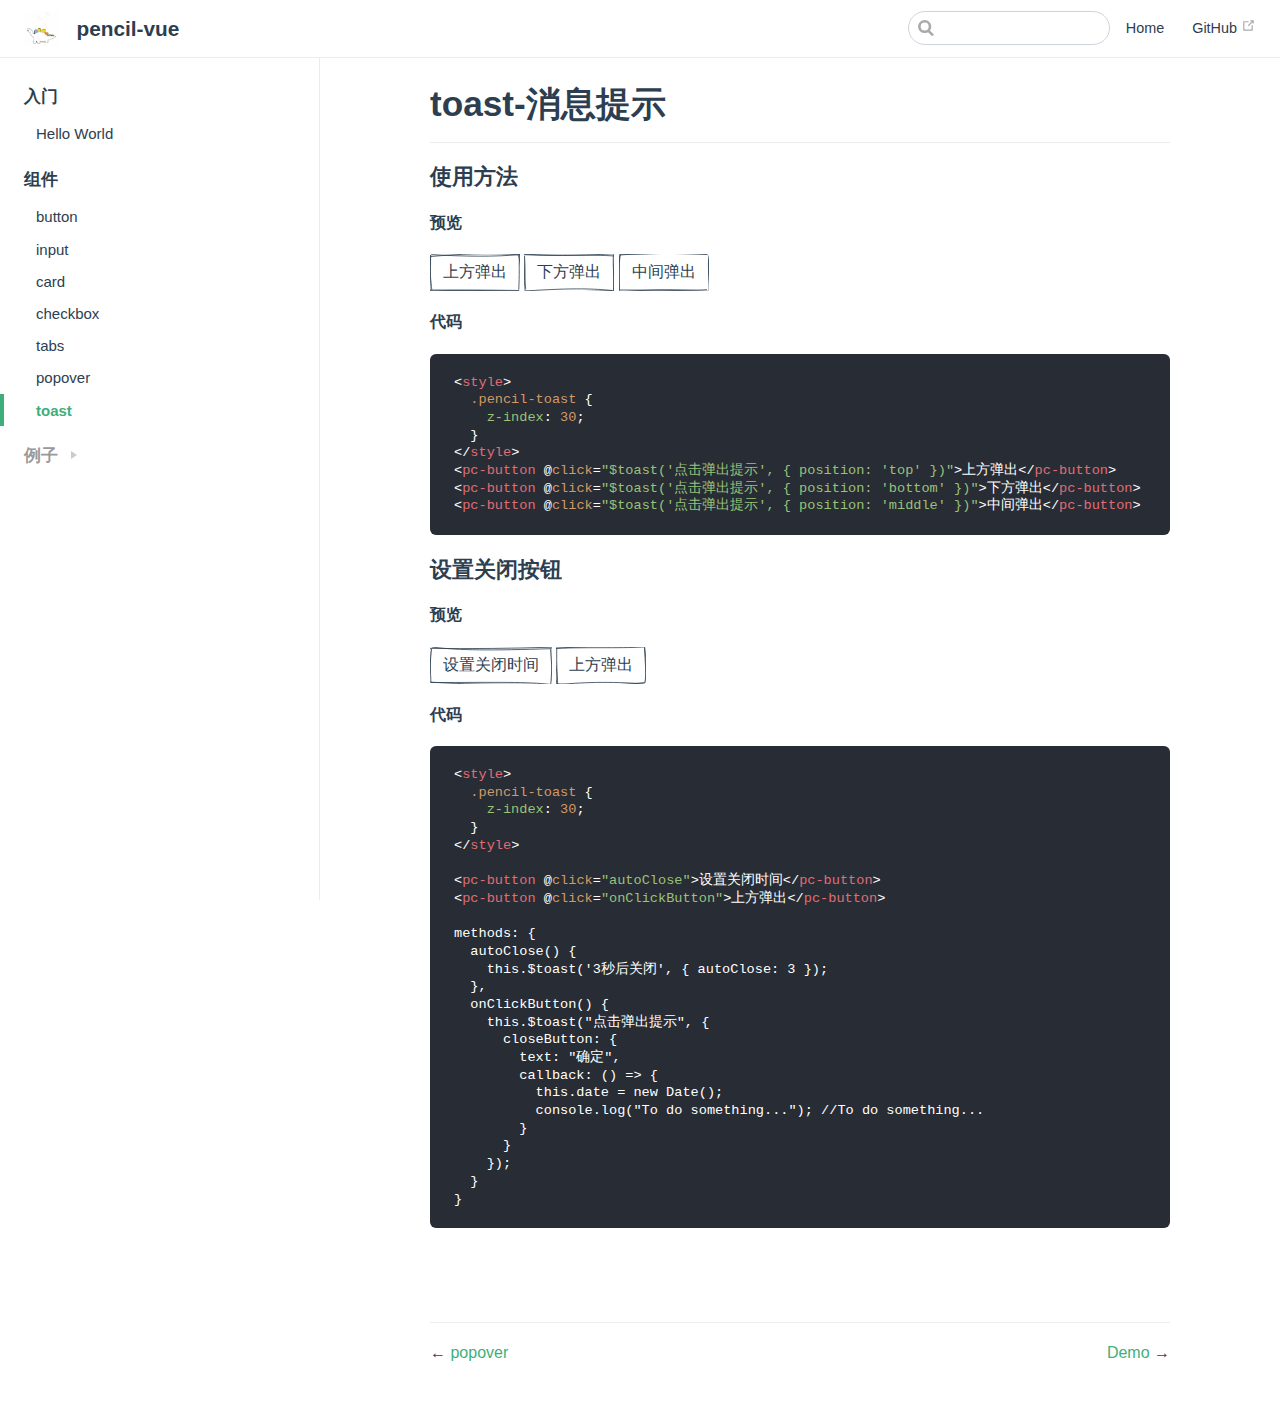
<file: components/toast.html>
<!DOCTYPE html>
<html lang="en-US">
  <head>
    <meta charset="utf-8">
    <meta name="viewport" content="width=device-width,initial-scale=1">
    <title>toast-消息提示 | pencil-vue</title>
    <meta name="description" content="一个手绘风格的UI框架">
    <link rel="icon" href="/logo.jpg">
    
    <link rel="preload" href="/assets/css/0.styles.13e8a7fd.css" as="style"><link rel="preload" href="/assets/js/app.d10b29b2.js" as="script"><link rel="preload" href="/assets/js/23.ea9eb141.js" as="script"><link rel="preload" href="/assets/js/7.f0e8dcd5.js" as="script"><link rel="prefetch" href="/assets/js/1.1c55d8ae.js"><link rel="prefetch" href="/assets/js/10.0c356105.js"><link rel="prefetch" href="/assets/js/11.caee48ac.js"><link rel="prefetch" href="/assets/js/12.fff5f9ea.js"><link rel="prefetch" href="/assets/js/13.37bfa4c2.js"><link rel="prefetch" href="/assets/js/14.6d4328aa.js"><link rel="prefetch" href="/assets/js/15.ebe66abb.js"><link rel="prefetch" href="/assets/js/16.3d825633.js"><link rel="prefetch" href="/assets/js/17.e006e75c.js"><link rel="prefetch" href="/assets/js/18.6894a44b.js"><link rel="prefetch" href="/assets/js/19.2a6b8981.js"><link rel="prefetch" href="/assets/js/2.bde36383.js"><link rel="prefetch" href="/assets/js/20.3ca26555.js"><link rel="prefetch" href="/assets/js/21.fe6d643f.js"><link rel="prefetch" href="/assets/js/22.7fb7e5c5.js"><link rel="prefetch" href="/assets/js/24.cbc389df.js"><link rel="prefetch" href="/assets/js/25.efa404b6.js"><link rel="prefetch" href="/assets/js/26.fdead8bf.js"><link rel="prefetch" href="/assets/js/3.483795a3.js"><link rel="prefetch" href="/assets/js/5.3c615e1a.js"><link rel="prefetch" href="/assets/js/6.8700eae9.js"><link rel="prefetch" href="/assets/js/8.0311164f.js"><link rel="prefetch" href="/assets/js/9.4381732c.js">
    <link rel="stylesheet" href="/assets/css/0.styles.13e8a7fd.css">
  </head>
  <body>
    <div id="app" data-server-rendered="true"><div class="theme-container"><header class="navbar"><div class="sidebar-button"><svg xmlns="http://www.w3.org/2000/svg" aria-hidden="true" role="img" viewBox="0 0 448 512" class="icon"><path fill="currentColor" d="M436 124H12c-6.627 0-12-5.373-12-12V80c0-6.627 5.373-12 12-12h424c6.627 0 12 5.373 12 12v32c0 6.627-5.373 12-12 12zm0 160H12c-6.627 0-12-5.373-12-12v-32c0-6.627 5.373-12 12-12h424c6.627 0 12 5.373 12 12v32c0 6.627-5.373 12-12 12zm0 160H12c-6.627 0-12-5.373-12-12v-32c0-6.627 5.373-12 12-12h424c6.627 0 12 5.373 12 12v32c0 6.627-5.373 12-12 12z"></path></svg></div> <a href="/" class="home-link router-link-active"><img src="/logo.jpg" alt="pencil-vue" class="logo"> <span class="site-name can-hide">pencil-vue</span></a> <div class="links" style="max-width:nullpx;"><div class="search-box"><input aria-label="Search" autocomplete="off" spellcheck="false" value=""> <!----></div> <nav class="nav-links can-hide"><div class="nav-item"><a href="/" class="nav-link">Home</a></div> <a href="https://github.com/qq919006380/pencil-vue" target="_blank" rel="noopener noreferrer" class="repo-link">
    GitHub
    <svg xmlns="http://www.w3.org/2000/svg" aria-hidden="true" x="0px" y="0px" viewBox="0 0 100 100" width="15" height="15" class="icon outbound"><path fill="currentColor" d="M18.8,85.1h56l0,0c2.2,0,4-1.8,4-4v-32h-8v28h-48v-48h28v-8h-32l0,0c-2.2,0-4,1.8-4,4v56C14.8,83.3,16.6,85.1,18.8,85.1z"></path> <polygon fill="currentColor" points="45.7,48.7 51.3,54.3 77.2,28.5 77.2,37.2 85.2,37.2 85.2,14.9 62.8,14.9 62.8,22.9 71.5,22.9"></polygon></svg></a></nav></div></header> <div class="sidebar-mask"></div> <div class="sidebar"><nav class="nav-links"><div class="nav-item"><a href="/" class="nav-link">Home</a></div> <a href="https://github.com/qq919006380/pencil-vue" target="_blank" rel="noopener noreferrer" class="repo-link">
    GitHub
    <svg xmlns="http://www.w3.org/2000/svg" aria-hidden="true" x="0px" y="0px" viewBox="0 0 100 100" width="15" height="15" class="icon outbound"><path fill="currentColor" d="M18.8,85.1h56l0,0c2.2,0,4-1.8,4-4v-32h-8v28h-48v-48h28v-8h-32l0,0c-2.2,0-4,1.8-4,4v56C14.8,83.3,16.6,85.1,18.8,85.1z"></path> <polygon fill="currentColor" points="45.7,48.7 51.3,54.3 77.2,28.5 77.2,37.2 85.2,37.2 85.2,14.9 62.8,14.9 62.8,22.9 71.5,22.9"></polygon></svg></a></nav>  <ul class="sidebar-links"><li><div class="sidebar-group first"><p class="sidebar-heading"><span>入门</span> <!----></p> <ul class="sidebar-group-items"><li><a href="/install/" class="sidebar-link">Hello World</a></li></ul></div></li><li><div class="sidebar-group"><p class="sidebar-heading open"><span>组件</span> <!----></p> <ul class="sidebar-group-items"><li><a href="/components/button.html" class="sidebar-link">button</a></li><li><a href="/components/input.html" class="sidebar-link">input</a></li><li><a href="/components/card.html" class="sidebar-link">card</a></li><li><a href="/components/checkbox.html" class="sidebar-link">checkbox</a></li><li><a href="/components/tabs.html" class="sidebar-link">tabs</a></li><li><a href="/components/popover.html" class="sidebar-link">popover</a></li><li><a href="/components/toast.html" class="active sidebar-link">toast</a></li></ul></div></li><li><div class="sidebar-group collapsable"><p class="sidebar-heading"><span>例子</span> <span class="arrow right"></span></p> <!----></div></li></ul> </div> <div class="page"> <div class="content"><h1 id="toast-消息提示"><a href="#toast-消息提示" aria-hidden="true" class="header-anchor">#</a> toast-消息提示</h1> <hr> <div data-v-719c4aed><h3 data-v-719c4aed>使用方法</h3> <h4 data-v-719c4aed>预览</h4> <div id="btn" class="host" data-v-bae96b7c data-v-719c4aed>上方弹出 <div class="overlay" data-v-bae96b7c><svg id="svg" data-v-bae96b7c></svg></div></div> <div id="btn" class="host" data-v-bae96b7c data-v-719c4aed>下方弹出 <div class="overlay" data-v-bae96b7c><svg id="svg" data-v-bae96b7c></svg></div></div> <div id="btn" class="host" data-v-bae96b7c data-v-719c4aed>中间弹出 <div class="overlay" data-v-bae96b7c><svg id="svg" data-v-bae96b7c></svg></div></div> <h4 data-v-719c4aed>代码</h4> <pre data-v-719c4aed><code class="html" data-v-719c4aed>&lt;style&gt;
  .pencil-toast {
    z-index: 30;
  }
&lt;/style&gt;
&lt;pc-button @click=&quot;$toast('点击弹出提示', { position: 'top' })&quot;&gt;上方弹出&lt;/pc-button&gt;
&lt;pc-button @click=&quot;$toast('点击弹出提示', { position: 'bottom' })&quot;&gt;下方弹出&lt;/pc-button&gt;
&lt;pc-button @click=&quot;$toast('点击弹出提示', { position: 'middle' })&quot;&gt;中间弹出&lt;/pc-button&gt;</code></pre> <h3 data-v-719c4aed>设置关闭按钮</h3> <h4 data-v-719c4aed>预览</h4> <div id="btn" class="host" data-v-bae96b7c data-v-719c4aed>设置关闭时间 <div class="overlay" data-v-bae96b7c><svg id="svg" data-v-bae96b7c></svg></div></div> <div id="btn" class="host" data-v-bae96b7c data-v-719c4aed>上方弹出 <div class="overlay" data-v-bae96b7c><svg id="svg" data-v-bae96b7c></svg></div></div> <h4 data-v-719c4aed>代码</h4> <pre data-v-719c4aed><code class="html" data-v-719c4aed>&lt;style&gt;
  .pencil-toast {
    z-index: 30;
  }
&lt;/style&gt;

&lt;pc-button @click=&quot;autoClose&quot;&gt;设置关闭时间&lt;/pc-button&gt;
&lt;pc-button @click=&quot;onClickButton&quot;&gt;上方弹出&lt;/pc-button&gt;

methods: {
  autoClose() {
    this.$toast('3秒后关闭', { autoClose: 3 });
  },
  onClickButton() {
    this.$toast(&quot;点击弹出提示&quot;, {
      closeButton: {
        text: &quot;确定&quot;,
        callback: () =&gt; {
          this.date = new Date();
          console.log(&quot;To do something...&quot;); //To do something...
        }
      }
    });
  }
}</code></pre></div></div> <div class="page-edit"><!----> <!----></div> <div class="page-nav"><p class="inner"><span class="prev">
        ←
        <a href="/components/popover.html" class="prev">
          popover
        </a></span> <span class="next"><a href="/demo/">
          Demo
        </a>
        →
      </span></p></div> </div> <!----></div></div>
    <script src="/assets/js/app.d10b29b2.js" defer></script><script src="/assets/js/23.ea9eb141.js" defer></script><script src="/assets/js/7.f0e8dcd5.js" defer></script>
  </body>
</html>
</file>
<file: assets/css/0.styles.13e8a7fd.css>
.home{padding:3.6rem 2rem 0;max-width:960px;margin:0 auto}.home .hero{text-align:center}.home .hero img{max-height:280px;display:block;margin:3rem auto 1.5rem}.home .hero h1{font-size:3rem}.home .hero .action,.home .hero .description,.home .hero h1{margin:1.8rem auto}.home .hero .description{max-width:35rem;font-size:1.6rem;line-height:1.3;color:#6a8bad}.home .hero .action-button{display:inline-block;font-size:1.2rem;color:#fff;background-color:#3eaf7c;padding:.8rem 1.6rem;border-radius:4px;transition:background-color .1s ease;box-sizing:border-box;border-bottom:1px solid #389d70}.home .hero .action-button:hover{background-color:#4abf8a}.home .features{border-top:1px solid #eaecef;padding:1.2rem 0;margin-top:2.5rem;display:flex;flex-wrap:wrap;align-items:flex-start;align-content:stretch;justify-content:space-between}.home .feature{flex-grow:1;flex-basis:30%;max-width:30%}.home .feature h2{font-size:1.4rem;font-weight:500;border-bottom:none;padding-bottom:0;color:#3a5169}.home .feature p{color:#4e6e8e}.home .footer{padding:2.5rem;border-top:1px solid #eaecef;text-align:center;color:#4e6e8e}@media (max-width:719px){.home .features{flex-direction:column}.home .feature{max-width:100%;padding:0 2.5rem}}@media (max-width:419px){.home{padding-left:1.5rem;padding-right:1.5rem}.home .hero img{max-height:210px;margin:2rem auto 1.2rem}.home .hero h1{font-size:2rem}.home .hero .action,.home .hero .description,.home .hero h1{margin:1.2rem auto}.home .hero .description{font-size:1.2rem}.home .hero .action-button{font-size:1rem;padding:.6rem 1.2rem}.home .feature h2{font-size:1.25rem}}.pencil-toast{z-index:30}.search-box{display:inline-block;position:relative;margin-right:1rem}.search-box input{cursor:text;width:10rem;color:#4e6e8e;display:inline-block;border:1px solid #cfd4db;border-radius:2rem;font-size:.9rem;line-height:2rem;padding:0 .5rem 0 2rem;outline:none;transition:all .2s ease;background:#fff url(/assets/img/search.83621669.svg) .6rem .5rem no-repeat;background-size:1rem}.search-box input:focus{cursor:auto;border-color:#3eaf7c}.search-box .suggestions{background:#fff;width:20rem;position:absolute;top:1.5rem;border:1px solid #cfd4db;border-radius:6px;padding:.4rem;list-style-type:none}.search-box .suggestions.align-right{right:0}.search-box .suggestion{line-height:1.4;padding:.4rem .6rem;border-radius:4px;cursor:pointer}.search-box .suggestion a{white-space:normal;color:#5d82a6}.search-box .suggestion a .page-title{font-weight:600}.search-box .suggestion a .header{font-size:.9em;margin-left:.25em}.search-box .suggestion.focused{background-color:#f3f4f5}.search-box .suggestion.focused a{color:#3eaf7c}@media (max-width:959px){.search-box input{cursor:pointer;width:0;border-color:transparent;position:relative}.search-box input:focus{cursor:text;left:0;width:10rem}}@media (max-width:959px) and (min-width:719px){.search-box .suggestions{left:0}}@media (max-width:719px){.search-box{margin-right:0}.search-box input{left:1rem}.search-box .suggestions{right:0}}@media (max-width:419px){.search-box .suggestions{width:calc(100vw - 4rem)}.search-box input:focus{width:8rem}}.dropdown-enter,.dropdown-leave-to{height:0!important}.dropdown-wrapper{cursor:pointer}.dropdown-wrapper .dropdown-title{display:block}.dropdown-wrapper .dropdown-title:hover{border-color:transparent}.dropdown-wrapper .dropdown-title .arrow{vertical-align:middle;margin-top:-1px;margin-left:.4rem}.dropdown-wrapper .nav-dropdown .dropdown-item{color:inherit;line-height:1.7rem}.dropdown-wrapper .nav-dropdown .dropdown-item h4{margin:.45rem 0 0;border-top:1px solid #eee;padding:.45rem 1.5rem 0 1.25rem}.dropdown-wrapper .nav-dropdown .dropdown-item .dropdown-subitem-wrapper{padding:0;list-style:none}.dropdown-wrapper .nav-dropdown .dropdown-item .dropdown-subitem-wrapper .dropdown-subitem{font-size:.9em}.dropdown-wrapper .nav-dropdown .dropdown-item a{display:block;line-height:1.7rem;position:relative;border-bottom:none;font-weight:400;margin-bottom:0;padding:0 1.5rem 0 1.25rem}.dropdown-wrapper .nav-dropdown .dropdown-item a.router-link-active,.dropdown-wrapper .nav-dropdown .dropdown-item a:hover{color:#3eaf7c}.dropdown-wrapper .nav-dropdown .dropdown-item a.router-link-active:after{content:"";width:0;height:0;border-left:5px solid #3eaf7c;border-top:3px solid transparent;border-bottom:3px solid transparent;position:absolute;top:calc(50% - 2px);left:9px}.dropdown-wrapper .nav-dropdown .dropdown-item:first-child h4{margin-top:0;padding-top:0;border-top:0}@media (max-width:719px){.dropdown-wrapper.open .dropdown-title{margin-bottom:.5rem}.dropdown-wrapper .nav-dropdown{transition:height .1s ease-out;overflow:hidden}.dropdown-wrapper .nav-dropdown .dropdown-item h4{border-top:0;margin-top:0;padding-top:0}.dropdown-wrapper .nav-dropdown .dropdown-item>a,.dropdown-wrapper .nav-dropdown .dropdown-item h4{font-size:15px;line-height:2rem}.dropdown-wrapper .nav-dropdown .dropdown-item .dropdown-subitem{font-size:14px;padding-left:1rem}}@media (min-width:719px){.dropdown-wrapper{height:1.8rem}.dropdown-wrapper:hover .nav-dropdown{display:block!important}.dropdown-wrapper .dropdown-title .arrow{border-left:4px solid transparent;border-right:4px solid transparent;border-top:6px solid #ccc;border-bottom:0}.dropdown-wrapper .nav-dropdown{display:none;height:auto!important;box-sizing:border-box;max-height:calc(100vh - 2.7rem);overflow-y:auto;position:absolute;top:100%;right:0;background-color:#fff;padding:.6rem 0;border:1px solid #ddd;border-bottom-color:#ccc;text-align:left;border-radius:.25rem;white-space:nowrap;margin:0}}.nav-links{display:inline-block}.nav-links a{line-height:1.4rem;color:inherit}.nav-links a.router-link-active,.nav-links a:hover{color:#3eaf7c}.nav-links .nav-item{position:relative;display:inline-block;margin-left:1.5rem;line-height:2rem}.nav-links .nav-item:first-child{margin-left:0}.nav-links .repo-link{margin-left:1.5rem}@media (max-width:719px){.nav-links .nav-item,.nav-links .repo-link{margin-left:0}}@media (min-width:719px){.nav-links a.router-link-active,.nav-links a:hover{color:#2c3e50}.nav-item>a:not(.external).router-link-active,.nav-item>a:not(.external):hover{margin-bottom:-2px;border-bottom:2px solid #46bd87}}.navbar{padding:.7rem 1.5rem;line-height:2.2rem;position:relative}.navbar a,.navbar img,.navbar span{display:inline-block}.navbar .logo{height:2.2rem;min-width:2.2rem;margin-right:.8rem;vertical-align:top}.navbar .site-name{font-size:1.3rem;font-weight:600;color:#2c3e50;position:relative}.navbar .links{padding-left:1.5rem;box-sizing:border-box;background-color:#fff;white-space:nowrap;font-size:.9rem;position:absolute;right:1.5rem;top:.7rem;display:flex}.navbar .links .search-box{flex:0 0 auto;vertical-align:top}.navbar .links .nav-links{flex:1}@media (max-width:719px){.navbar{padding-left:4rem}.navbar .can-hide{display:none}.navbar .links{padding-left:1.5rem}}.page-edit,.page-nav{max-width:740px;margin:0 auto;padding:2rem 2.5rem}@media (max-width:959px){.page-edit,.page-nav{padding:2rem}}@media (max-width:419px){.page-edit,.page-nav{padding:1.5rem}}.page{padding-bottom:2rem}.page-edit{padding-top:1rem;padding-bottom:1rem;overflow:auto}.page-edit .edit-link{display:inline-block}.page-edit .edit-link a{color:#4e6e8e;margin-right:.25rem}.page-edit .last-updated{float:right;font-size:.9em}.page-edit .last-updated .prefix{font-weight:500;color:#4e6e8e}.page-edit .last-updated .time{font-weight:400;color:#aaa}.page-nav{padding-top:1rem;padding-bottom:0}.page-nav .inner{min-height:2rem;margin-top:0;border-top:1px solid #eaecef;padding-top:1rem;overflow:auto}.page-nav .next{float:right}@media (max-width:719px){.page-edit .edit-link{margin-bottom:.5rem}.page-edit .last-updated{font-size:.8em;float:none;text-align:left}}.sidebar .sidebar-sub-headers{padding-left:1rem;font-size:.95em}a.sidebar-link{font-weight:400;display:inline-block;color:#2c3e50;border-left:.25rem solid transparent;padding:.35rem 1rem .35rem 1.25rem;line-height:1.4;width:100%;box-sizing:border-box}a.sidebar-link:hover{color:#3eaf7c}a.sidebar-link.active{font-weight:600;color:#3eaf7c;border-left-color:#3eaf7c}.sidebar-group a.sidebar-link{padding-left:2rem}.sidebar-sub-headers a.sidebar-link{padding-top:.25rem;padding-bottom:.25rem;border-left:none}.sidebar-sub-headers a.sidebar-link.active{font-weight:500}.sidebar-group:not(.first){margin-top:1em}.sidebar-group .sidebar-group{padding-left:.5em}.sidebar-group:not(.collapsable) .sidebar-heading{cursor:auto;color:inherit}.sidebar-heading{color:#999;transition:color .15s ease;cursor:pointer;font-size:1.1em;font-weight:700;padding:0 1.5rem;margin-top:0;margin-bottom:.5rem}.sidebar-heading.open,.sidebar-heading:hover{color:inherit}.sidebar-heading .arrow{position:relative;top:-.12em;left:.5em}.sidebar-heading:.open .arrow{top:-.18em}.sidebar-group-items{transition:height .1s ease-out;overflow:hidden}.sidebar ul{padding:0;margin:0;list-style-type:none}.sidebar a{display:inline-block}.sidebar .nav-links{display:none;border-bottom:1px solid #eaecef;padding:.5rem 0 .75rem 0}.sidebar .nav-links a{font-weight:600}.sidebar .nav-links .nav-item,.sidebar .nav-links .repo-link{display:block;line-height:1.25rem;font-size:1.1em;padding:.5rem 0 .5rem 1.5rem}.sidebar .sidebar-links{padding:1.5rem 0}@media (max-width:719px){.sidebar .nav-links{display:block}.sidebar .nav-links .dropdown-wrapper .nav-dropdown .dropdown-item a.router-link-active:after{top:calc(1rem - 2px)}.sidebar .sidebar-links{padding:1rem 0}}.sw-update-popup{position:fixed;right:1em;bottom:1em;padding:1em;border:1px solid #3eaf7c;border-radius:3px;background:#fff;box-shadow:0 4px 16px rgba(0,0,0,.5);text-align:center}.sw-update-popup button{margin-top:.5em;padding:.25em 2em}.sw-update-popup-enter-active,.sw-update-popup-leave-active{transition:opacity .3s,transform .3s}.sw-update-popup-enter,.sw-update-popup-leave-to{opacity:0;transform:translateY(50%) scale(.5)}code[class*=language-],pre[class*=language-]{color:#ccc;background:none;font-family:Consolas,Monaco,Andale Mono,Ubuntu Mono,monospace;text-align:left;white-space:pre;word-spacing:normal;word-break:normal;word-wrap:normal;line-height:1.5;tab-size:4;hyphens:none}pre[class*=language-]{padding:1em;margin:.5em 0;overflow:auto}:not(pre)>code[class*=language-],pre[class*=language-]{background:#2d2d2d}:not(pre)>code[class*=language-]{padding:.1em;border-radius:.3em;white-space:normal}.token.block-comment,.token.cdata,.token.comment,.token.doctype,.token.prolog{color:#999}.token.punctuation{color:#ccc}.token.attr-name,.token.deleted,.token.namespace,.token.tag{color:#e2777a}.token.function-name{color:#6196cc}.token.boolean,.token.function,.token.number{color:#f08d49}.token.class-name,.token.constant,.token.property,.token.symbol{color:#f8c555}.token.atrule,.token.builtin,.token.important,.token.keyword,.token.selector{color:#cc99cd}.token.attr-value,.token.char,.token.regex,.token.string,.token.variable{color:#7ec699}.token.entity,.token.operator,.token.url{color:#67cdcc}.token.bold,.token.important{font-weight:700}.token.italic{font-style:italic}.token.entity{cursor:help}.token.inserted{color:green}#nprogress{pointer-events:none}#nprogress .bar{background:#3eaf7c;position:fixed;z-index:1031;top:0;left:0;width:100%;height:2px}#nprogress .peg{display:block;position:absolute;right:0;width:100px;height:100%;box-shadow:0 0 10px #3eaf7c,0 0 5px #3eaf7c;opacity:1;transform:rotate(3deg) translateY(-4px)}#nprogress .spinner{display:block;position:fixed;z-index:1031;top:15px;right:15px}#nprogress .spinner-icon{width:18px;height:18px;box-sizing:border-box;border:2px solid transparent;border-top-color:#3eaf7c;border-left-color:#3eaf7c;border-radius:50%;animation:nprogress-spinner .4s linear infinite}.nprogress-custom-parent{overflow:hidden;position:relative}.nprogress-custom-parent #nprogress .bar,.nprogress-custom-parent #nprogress .spinner{position:absolute}@keyframes nprogress-spinner{0%{transform:rotate(0deg)}to{transform:rotate(1turn)}}.content code{color:#476582;padding:.25rem .5rem;margin:0;font-size:.85em;background-color:rgba(27,31,35,.05);border-radius:3px}.content pre,.content pre[class*=language-]{line-height:1.4;padding:1.25rem 1.5rem;margin:.85rem 0;background-color:#282c34;border-radius:6px;overflow:auto}.content pre[class*=language-] code,.content pre code{color:#fff;padding:0;background-color:transparent;border-radius:0}div[class*=language-]{position:relative;background-color:#282c34;border-radius:6px}div[class*=language-] .highlight-lines{-webkit-user-select:none;-moz-user-select:none;-ms-user-select:none;user-select:none;padding-top:1.3rem;position:absolute;top:0;left:0;width:100%;line-height:1.4}div[class*=language-] .highlight-lines .highlighted{background-color:rgba(0,0,0,.66)}div[class*=language-] pre,div[class*=language-] pre[class*=language-]{background:transparent;position:relative;z-index:1}div[class*=language-]:before{position:absolute;z-index:3;top:.8em;right:1em;font-size:.75rem;color:hsla(0,0%,100%,.4)}div[class*=language-]:not(.line-numbers-mode) .line-numbers-wrapper{display:none}div[class*=language-].line-numbers-mode .highlight-lines .highlighted{position:relative}div[class*=language-].line-numbers-mode .highlight-lines .highlighted:before{content:" ";position:absolute;z-index:3;left:0;top:0;display:block;width:3.5rem;height:100%;background-color:rgba(0,0,0,.66)}div[class*=language-].line-numbers-mode pre{padding-left:4.5rem;vertical-align:middle}div[class*=language-].line-numbers-mode .line-numbers-wrapper{position:absolute;top:0;width:3.5rem;text-align:center;color:hsla(0,0%,100%,.3);padding:1.25rem 0;line-height:1.4}div[class*=language-].line-numbers-mode .line-numbers-wrapper .line-number,div[class*=language-].line-numbers-mode .line-numbers-wrapper br{-webkit-user-select:none;-moz-user-select:none;-ms-user-select:none;user-select:none}div[class*=language-].line-numbers-mode .line-numbers-wrapper .line-number{position:relative;z-index:4;font-size:.85em}div[class*=language-].line-numbers-mode:after{content:"";position:absolute;z-index:2;top:0;left:0;width:3.5rem;height:100%;border-radius:6px 0 0 6px;border-right:1px solid rgba(0,0,0,.66);background-color:#282c34}div[class~=language-js]:before{content:"js"}div[class~=language-ts]:before{content:"ts"}div[class~=language-html]:before{content:"html"}div[class~=language-md]:before{content:"md"}div[class~=language-vue]:before{content:"vue"}div[class~=language-css]:before{content:"css"}div[class~=language-sass]:before{content:"sass"}div[class~=language-scss]:before{content:"scss"}div[class~=language-less]:before{content:"less"}div[class~=language-stylus]:before{content:"stylus"}div[class~=language-go]:before{content:"go"}div[class~=language-java]:before{content:"java"}div[class~=language-c]:before{content:"c"}div[class~=language-sh]:before{content:"sh"}div[class~=language-yaml]:before{content:"yaml"}div[class~=language-py]:before{content:"py"}div[class~=language-javascript]:before{content:"js"}div[class~=language-typescript]:before{content:"ts"}div[class~=language-markup]:before{content:"html"}div[class~=language-markdown]:before{content:"md"}div[class~=language-json]:before{content:"json"}div[class~=language-ruby]:before{content:"rb"}div[class~=language-python]:before{content:"py"}div[class~=language-bash]:before{content:"sh"}.custom-block .custom-block-title{font-weight:600;margin-bottom:-.4rem}.custom-block.danger,.custom-block.tip,.custom-block.warning{padding:.1rem 1.5rem;border-left-width:.5rem;border-left-style:solid;margin:1rem 0}.custom-block.tip{background-color:#f3f5f7;border-color:#42b983}.custom-block.warning{background-color:rgba(255,229,100,.3);border-color:#e7c000;color:#6b5900}.custom-block.warning .custom-block-title{color:#b29400}.custom-block.warning a{color:#2c3e50}.custom-block.danger{background-color:#ffe6e6;border-color:#c00;color:#4d0000}.custom-block.danger .custom-block-title{color:#900}.custom-block.danger a{color:#2c3e50}.arrow{display:inline-block;width:0;height:0}.arrow.up{border-bottom:6px solid #ccc}.arrow.down,.arrow.up{border-left:4px solid transparent;border-right:4px solid transparent}.arrow.down{border-top:6px solid #ccc}.arrow.right{border-left:6px solid #ccc}.arrow.left,.arrow.right{border-top:4px solid transparent;border-bottom:4px solid transparent}.arrow.left{border-right:6px solid #ccc}.content:not(.custom){max-width:740px;margin:0 auto;padding:2rem 2.5rem}@media (max-width:959px){.content:not(.custom){padding:2rem}}@media (max-width:419px){.content:not(.custom){padding:1.5rem}}.table-of-contents .badge{vertical-align:middle}body,html{padding:0;margin:0}body{font-family:-apple-system,BlinkMacSystemFont,Segoe UI,Roboto,Oxygen,Ubuntu,Cantarell,Fira Sans,Droid Sans,Helvetica Neue,sans-serif;-webkit-font-smoothing:antialiased;-moz-osx-font-smoothing:grayscale;font-size:16px;color:#2c3e50}.page{padding-left:20rem}.navbar{z-index:20;right:0;height:3.6rem;background-color:#fff;box-sizing:border-box;border-bottom:1px solid #eaecef}.navbar,.sidebar-mask{position:fixed;top:0;left:0}.sidebar-mask{z-index:9;width:100vw;height:100vh;display:none}.sidebar{font-size:15px;background-color:#fff;width:20rem;position:fixed;z-index:10;margin:0;top:3.6rem;left:0;bottom:0;box-sizing:border-box;border-right:1px solid #eaecef;overflow-y:auto}.content:not(.custom)>:first-child{margin-top:3.6rem}.content:not(.custom) a:hover{text-decoration:underline}.content:not(.custom) p.demo{padding:1rem 1.5rem;border:1px solid #ddd;border-radius:4px}.content:not(.custom) img{max-width:100%}.content.custom{padding:0;margin:0}.content.custom img{max-width:100%}a{font-weight:500;text-decoration:none}a,p a code{color:#3eaf7c}p a code{font-weight:400}kbd{background:#eee;border:.15rem solid #ddd;border-bottom:.25rem solid #ddd;border-radius:.15rem;padding:0 .15em}blockquote{font-size:1.2rem;color:#999;border-left:.25rem solid #dfe2e5;margin-left:0;padding-left:1rem}ol,ul{padding-left:1.2em}strong{font-weight:600}h1,h2,h3,h4,h5,h6{font-weight:600;line-height:1.25}.content:not(.custom)>h1,.content:not(.custom)>h2,.content:not(.custom)>h3,.content:not(.custom)>h4,.content:not(.custom)>h5,.content:not(.custom)>h6{margin-top:-3.1rem;padding-top:4.6rem;margin-bottom:0}.content:not(.custom)>h1:first-child,.content:not(.custom)>h2:first-child,.content:not(.custom)>h3:first-child,.content:not(.custom)>h4:first-child,.content:not(.custom)>h5:first-child,.content:not(.custom)>h6:first-child{margin-top:-1.5rem;margin-bottom:1rem}.content:not(.custom)>h1:first-child+.custom-block,.content:not(.custom)>h1:first-child+p,.content:not(.custom)>h1:first-child+pre,.content:not(.custom)>h2:first-child+.custom-block,.content:not(.custom)>h2:first-child+p,.content:not(.custom)>h2:first-child+pre,.content:not(.custom)>h3:first-child+.custom-block,.content:not(.custom)>h3:first-child+p,.content:not(.custom)>h3:first-child+pre,.content:not(.custom)>h4:first-child+.custom-block,.content:not(.custom)>h4:first-child+p,.content:not(.custom)>h4:first-child+pre,.content:not(.custom)>h5:first-child+.custom-block,.content:not(.custom)>h5:first-child+p,.content:not(.custom)>h5:first-child+pre,.content:not(.custom)>h6:first-child+.custom-block,.content:not(.custom)>h6:first-child+p,.content:not(.custom)>h6:first-child+pre{margin-top:2rem}h1:hover .header-anchor,h2:hover .header-anchor,h3:hover .header-anchor,h4:hover .header-anchor,h5:hover .header-anchor,h6:hover .header-anchor{opacity:1}h1{font-size:2.2rem}h2{font-size:1.65rem;padding-bottom:.3rem;border-bottom:1px solid #eaecef}h3{font-size:1.35rem}a.header-anchor{font-size:.85em;float:left;margin-left:-.87em;padding-right:.23em;margin-top:.125em;opacity:0}a.header-anchor:hover{text-decoration:none}.line-number,code,kbd{font-family:source-code-pro,Menlo,Monaco,Consolas,Courier New,monospace}ol,p,ul{line-height:1.7}hr{border:0;border-top:1px solid #eaecef}table{border-collapse:collapse;margin:1rem 0;display:block;overflow-x:auto}tr{border-top:1px solid #dfe2e5}tr:nth-child(2n){background-color:#f6f8fa}td,th{border:1px solid #dfe2e5;padding:.6em 1em}.custom-layout{padding-top:3.6rem}.theme-container.sidebar-open .sidebar-mask{display:block}.theme-container.no-navbar .content:not(.custom)>h1,.theme-container.no-navbar h2,.theme-container.no-navbar h3,.theme-container.no-navbar h4,.theme-container.no-navbar h5,.theme-container.no-navbar h6{margin-top:1.5rem;padding-top:0}.theme-container.no-navbar .sidebar{top:0}.theme-container.no-navbar .custom-layout{padding-top:0}@media (min-width:720px){.theme-container.no-sidebar .sidebar{display:none}.theme-container.no-sidebar .page{padding-left:0}}@media (max-width:959px){.sidebar{font-size:15px;width:16.4rem}.page{padding-left:16.4rem}}@media (max-width:719px){.sidebar{top:0;padding-top:3.6rem;transform:translateX(-100%);transition:transform .2s ease}.page{padding-left:0}.theme-container.sidebar-open .sidebar{transform:translateX(0)}.theme-container.no-navbar .sidebar{padding-top:0}}@media (max-width:419px){h1{font-size:1.9rem}.content div[class*=language-]{margin:.85rem -1.5rem;border-radius:0}}.icon.outbound{color:#aaa;display:inline-block}.host[data-v-bae96b7c]{display:inline-block;font-family:inherit;cursor:pointer;padding:8px 13px;position:relative;user-select:none;justify-content:center;flex-direction:column;text-align:center;display:inline-flex;outline:none}.host[data-v-bae96b7c]:active path{transform:scale(.97) translate(.5%,.5%)}.host.disabled[data-v-bae96b7c]{opacity:.6!important;background:rgba(0,0,0,.07);cursor:default;pointer-events:none}.host[data-v-bae96b7c]:focus path{stroke-width:1.5}.overlay[data-v-bae96b7c]{z-index:-3;position:absolute;top:0;left:0;right:0;bottom:0;pointer-events:none}svg[data-v-bae96b7c]{display:block}svg[data-v-bae96b7c] path{stroke:currentColor;stroke-width:.7;fill:transparent;transition:transform .05s ease}.host[data-v-566aff80]{display:inline-block;position:relative;padding:5px}.overlay[data-v-566aff80]{position:absolute;top:0;left:0;right:0;bottom:0;pointer-events:none}svg[data-v-566aff80]{display:block}svg[data-v-566aff80] path{stroke:currentColor;stroke-width:.7;fill:transparent}svg[data-v-69139624]{overflow:visible}.checkbox[data-v-69139624]{visibility:hidden}.host[data-v-69139624]{display:block;font-family:inherit;outline:none;display:inline-block;white-space:nowrap}.host.disabled[data-v-69139624]{opacity:.6!important;cursor:default;pointer-events:none}.host.disabled svg[data-v-69139624]{background:rgba(0,0,0,.07)}:host(:focus)>path[data-v-69139624]{stroke-width:1.5}.pr[data-v-69139624]{position:relative}.checkbox[data-v-69139624]{outline:none;border:none;width:24px;height:24px;margin:0;padding:0}.overlay[data-v-69139624]{width:24px;height:24px;margin:0;padding:0;position:absolute;top:0;left:0}.inline[data-v-69139624],.overlay[data-v-69139624]{display:inline-block;vertical-align:middle}#checkPanel[data-v-69139624]{cursor:pointer}svg[data-v-69139624]{display:block}svg[data-v-69139624] path{stroke:var(--wired-checkbox-icon-color,currentColor);stroke-width:.7}.host[data-v-e915e6a8]{display:inline-block;position:relative;padding:5px;font-family:sans-serif;width:150px;outline:none}.host.disabled[data-v-e915e6a8]{opacity:.6!important;cursor:default;pointer-events:none}.host.disabled svg[data-v-e915e6a8]{background:rgba(0,0,0,.07)}.overlay[data-v-e915e6a8]{position:absolute;top:0;left:0;right:0;bottom:0;pointer-events:none}svg[data-v-e915e6a8]{display:block}svg[data-v-e915e6a8] path{stroke:currentColor;stroke-width:.7;fill:transparent}input[data-v-e915e6a8]{display:block;width:100%;box-sizing:border-box;outline:none;border:none;font-family:inherit;font-size:inherit;font-weight:inherit;color:inherit}.popover[data-v-450692d2]{display:inline-block;vertical-align:top}.content-wrapper[data-v-450692d2]{position:absolute;border-radius:4px;background:#fff;padding:.5em 1em;max-width:20em;word-break:break-all}.content-wrapper.position-top[data-v-450692d2],.content-wrapper[data-v-450692d2]:before{transform:translateY(-100%);margin-top:-10px}.content-wrapper.position-top[data-v-450692d2]:after,.content-wrapper.position-top[data-v-450692d2]:before,.content-wrapper[data-v-450692d2]:before:after,.content-wrapper[data-v-450692d2]:before:before{left:10px}.content-wrapper.position-top[data-v-450692d2]:before,.content-wrapper[data-v-450692d2]:before:before{border-top-color:#000;border-bottom:none;top:100%}.content-wrapper.position-top[data-v-450692d2]:after,.content-wrapper[data-v-450692d2]:before:after{border-top-color:#fff;border-bottom:none;top:calc(100% - 1px)}.content-wrapper.position-bottom[data-v-450692d2]{margin-top:10px}.content-wrapper.position-bottom[data-v-450692d2]:after,.content-wrapper.position-bottom[data-v-450692d2]:before{left:10px}.content-wrapper.position-bottom[data-v-450692d2]:before{border-top:none;border-bottom-color:#000;bottom:100%}.content-wrapper.position-bottom[data-v-450692d2]:after{border-top:none;border-bottom-color:#fff;bottom:calc(100% - 1px)}.content-wrapper.position-left[data-v-450692d2]{transform:translateX(-100%);margin-left:-10px}.content-wrapper.position-left[data-v-450692d2]:after,.content-wrapper.position-left[data-v-450692d2]:before{transform:translateY(-50%);top:50%}.content-wrapper.position-left[data-v-450692d2]:before{border-left-color:#000;border-right:none;left:100%}.content-wrapper.position-left[data-v-450692d2]:after{border-left-color:#fff;border-right:none;left:calc(100% - 1px)}.content-wrapper.position-right[data-v-450692d2]{margin-left:10px}.content-wrapper.position-right[data-v-450692d2]:after,.content-wrapper.position-right[data-v-450692d2]:before{transform:translateY(-50%);top:50%}.content-wrapper.position-right[data-v-450692d2]:before{border-right-color:#000;border-left:none;right:100%}.content-wrapper.position-right[data-v-450692d2]:after{border-right-color:#fff;border-left:none;right:calc(100% - 1px)}.sidebar-button{display:none;width:1.25rem;height:1.25rem;position:absolute;padding:.6rem;top:.6rem;left:1rem}.sidebar-button .icon{display:block;width:1.25rem;height:1.25rem}@media (max-width:719px){.sidebar-button{display:block}}@keyframes slide-up-data-v-cbb70cb6{0%{opacity:0;transform:translateY(100%)}to{opacity:1;transform:translateY(0)}}@keyframes slide-down-data-v-cbb70cb6{0%{opacity:0;transform:translateY(-100%)}to{opacity:1;transform:translateY(0)}}@keyframes fade-in-data-v-cbb70cb6{0%{opacity:0}to{opacity:1}}.wrapper[data-v-cbb70cb6]{position:fixed;left:50%;transform:translateX(-50%)}.wrapper.position-top[data-v-cbb70cb6]{top:0}.wrapper.position-top .toast[data-v-cbb70cb6]{border-top-left-radius:0;border-top-right-radius:0;animation:slide-down-data-v-cbb70cb6 .3s}.wrapper.position-bottom[data-v-cbb70cb6]{bottom:0}.wrapper.position-bottom .toast[data-v-cbb70cb6]{border-bottom-left-radius:0;border-bottom-right-radius:0;animation:slide-up-data-v-cbb70cb6 .3s}.wrapper.position-middle[data-v-cbb70cb6]{top:50%;transform:translateX(-50%) translateY(-50%)}.wrapper.position-middle .toast[data-v-cbb70cb6]{animation:fade-in-data-v-cbb70cb6 .3s}.toast[data-v-cbb70cb6]{font-size:14px;min-height:40px;line-height:1.8;display:flex;align-items:center;background:hsla(0,0%,98%,.75);border-radius:4px;box-shadow:0 0 3px 0 rgba(0,0,0,.5);padding:0 16px}.toast .message[data-v-cbb70cb6]{padding:8px 0}.toast .close[data-v-cbb70cb6]{padding-left:16px;flex-shrink:0}.toast .line[data-v-cbb70cb6]{height:100%;border-left:1px solid #666;margin-left:16px}.host.pending[data-v-cbb70cb6]{opacity:0}.overlay[data-v-cbb70cb6]{position:absolute;top:0;left:0;right:0;bottom:0;pointer-events:none}svg[data-v-cbb70cb6]{display:block}svg[data-v-cbb70cb6] path{stroke:currentColor;stroke-width:.7;fill:transparent}.badge[data-v-099ab69c]{display:inline-block;font-size:14px;height:18px;line-height:18px;border-radius:3px;padding:0 6px;color:#fff;margin-right:5px;background-color:#42b983}.badge.middle[data-v-099ab69c]{vertical-align:middle}.badge.top[data-v-099ab69c]{vertical-align:top}.badge.green[data-v-099ab69c],.badge.tip[data-v-099ab69c]{background-color:#42b983}.badge.error[data-v-099ab69c]{background-color:#da5961}.badge.warn[data-v-099ab69c],.badge.warning[data-v-099ab69c],.badge.yellow[data-v-099ab69c]{background-color:#e7c000}.hljs{display:block;overflow-x:auto;padding:.5em;line-height:1.3em;color:#abb2bf;background:#282c34;border-radius:5px}.hljs-keyword,.hljs-operator,.hljs-pattern-match{color:#f92672}.hljs-function,.hljs-pattern-match .hljs-constructor{color:#61aeee}.hljs-function .hljs-params{color:#a6e22e}.hljs-function .hljs-params .hljs-typing{color:#fd971f}.hljs-module-access .hljs-module{color:#7e57c2}.hljs-constructor{color:#e2b93d}.hljs-constructor .hljs-string{color:#9ccc65}.hljs-comment,.hljs-quote{color:#b18eb1;font-style:italic}.hljs-doctag,.hljs-formula{color:#c678dd}.hljs-deletion,.hljs-name,.hljs-section,.hljs-selector-tag,.hljs-subst{color:#e06c75}.hljs-literal{color:#56b6c2}.hljs-addition,.hljs-attribute,.hljs-meta-string,.hljs-regexp,.hljs-string{color:#98c379}.hljs-built_in,.hljs-class .hljs-title{color:#e6c07b}.hljs-attr,.hljs-number,.hljs-selector-attr,.hljs-selector-class,.hljs-selector-pseudo,.hljs-template-variable,.hljs-type,.hljs-variable{color:#d19a66}.hljs-bullet,.hljs-link,.hljs-meta,.hljs-selector-id,.hljs-symbol,.hljs-title{color:#61aeee}.hljs-emphasis{font-style:italic}.hljs-strong{font-weight:700}.hljs-link{text-decoration:underline}.Preview[data-v-1e404be7]{padding:20px}.code[data-v-1e404be7]{font-weight:700}.Preview[data-v-97501e5a]{padding:20px}code[data-v-97501e5a]{font-weight:700;overflow:unset}.card[data-v-97501e5a]{display:inline-block;width:29%;margin:0 2px}.c1[data-v-97501e5a]{background:pink}.c2[data-v-97501e5a]{background:bisque}.Preview[data-v-038df136]{padding:20px}.code[data-v-038df136]{font-weight:700}.line[data-v-705e1831]{display:block;height:1.5px;outline:none;box-sizing:border-box}.line .overlay[data-v-705e1831]{pointer-events:none}.line svg[data-v-705e1831]{display:block}.line svg[data-v-705e1831] path{stroke-width:.7;fill:transparent}.tabs-head[data-v-2a055970]{display:flex;height:40px;justify-content:flex-start;position:relative}.tabs-head>.line[data-v-2a055970]{position:absolute;bottom:0;transition:all .35s}.tabs-head>.actions-wrapper[data-v-2a055970]{margin-left:auto}.tabs-item[data-v-d11dfa5a]{flex-shrink:0;padding:0 1em;cursor:pointer;height:100%;display:flex;align-items:center}.tabs-item.active[data-v-d11dfa5a]{color:blue;font-weight:700}.tabs-item.disabled[data-v-d11dfa5a]{color:grey;cursor:not-allowed}.tabs-pane[data-v-19ff0cbe]{padding:1em}.container[data-v-2f99dbb5]{width:500px;height:500px}.container2[data-v-2f99dbb5]{width:500px;height:500px;position:absolute;top:150px;z-index:-10}.input[data-v-2f99dbb5]{margin:16px}.input .btn[data-v-2f99dbb5]{margin-right:50px}.lorem[data-v-2f99dbb5]{margin-top:50px}.pencil-toast{z-index:300}.container[data-v-0452f60a]{text-align:center}.btn[data-v-0452f60a]{display:inline-block;margin:25px 0;padding:10px 35px;font-weight:700;color:#4e6e8e}.btn[data-v-0452f60a]:hover{background:rgba(197,236,190,.2)}.card[data-v-0452f60a]{text-align:left;display:inline-block;padding:13px;margin:30px;color:rgba(72,110,142,.5);line-height:1.7px}.card h2[data-v-0452f60a],.card p[data-v-0452f60a]{color:#4e6e8e}@media (max-width:970px){.card[data-v-0452f60a]{display:block}}.footer[data-v-0452f60a]{margin-top:1rem;padding:2.5rem;border-top:1px solid #eaecef;text-align:center;color:#4e6e8e}.Preview[data-v-99222c0e]{padding:20px}.code[data-v-99222c0e]{font-weight:700}.Preview[data-v-ca65d1ac]{padding:20px}.code[data-v-ca65d1ac]{font-weight:700}.Preview[data-v-586b4881]{padding:20px}.code[data-v-586b4881]{font-weight:700}.Preview[data-v-719c4aed]{padding:20px}.code[data-v-719c4aed]{font-weight:700}.host[data-v-450692d2]{display:block;outline:none;z-index:1002;user-select:none;cursor:default;font-family:inherit;font-size:9pt;line-height:1}.overlay[data-v-450692d2]{position:absolute;top:0;left:0;right:0;bottom:0;pointer-events:none}svg[data-v-450692d2]{display:block}.host[data-v-450692d2] path{stroke-width:.7;stroke:var(--wired-tooltip-border-color,currentColor);fill:var(--wired-tooltip-background,hsla(0,0%,100%,.9))}
</file>
